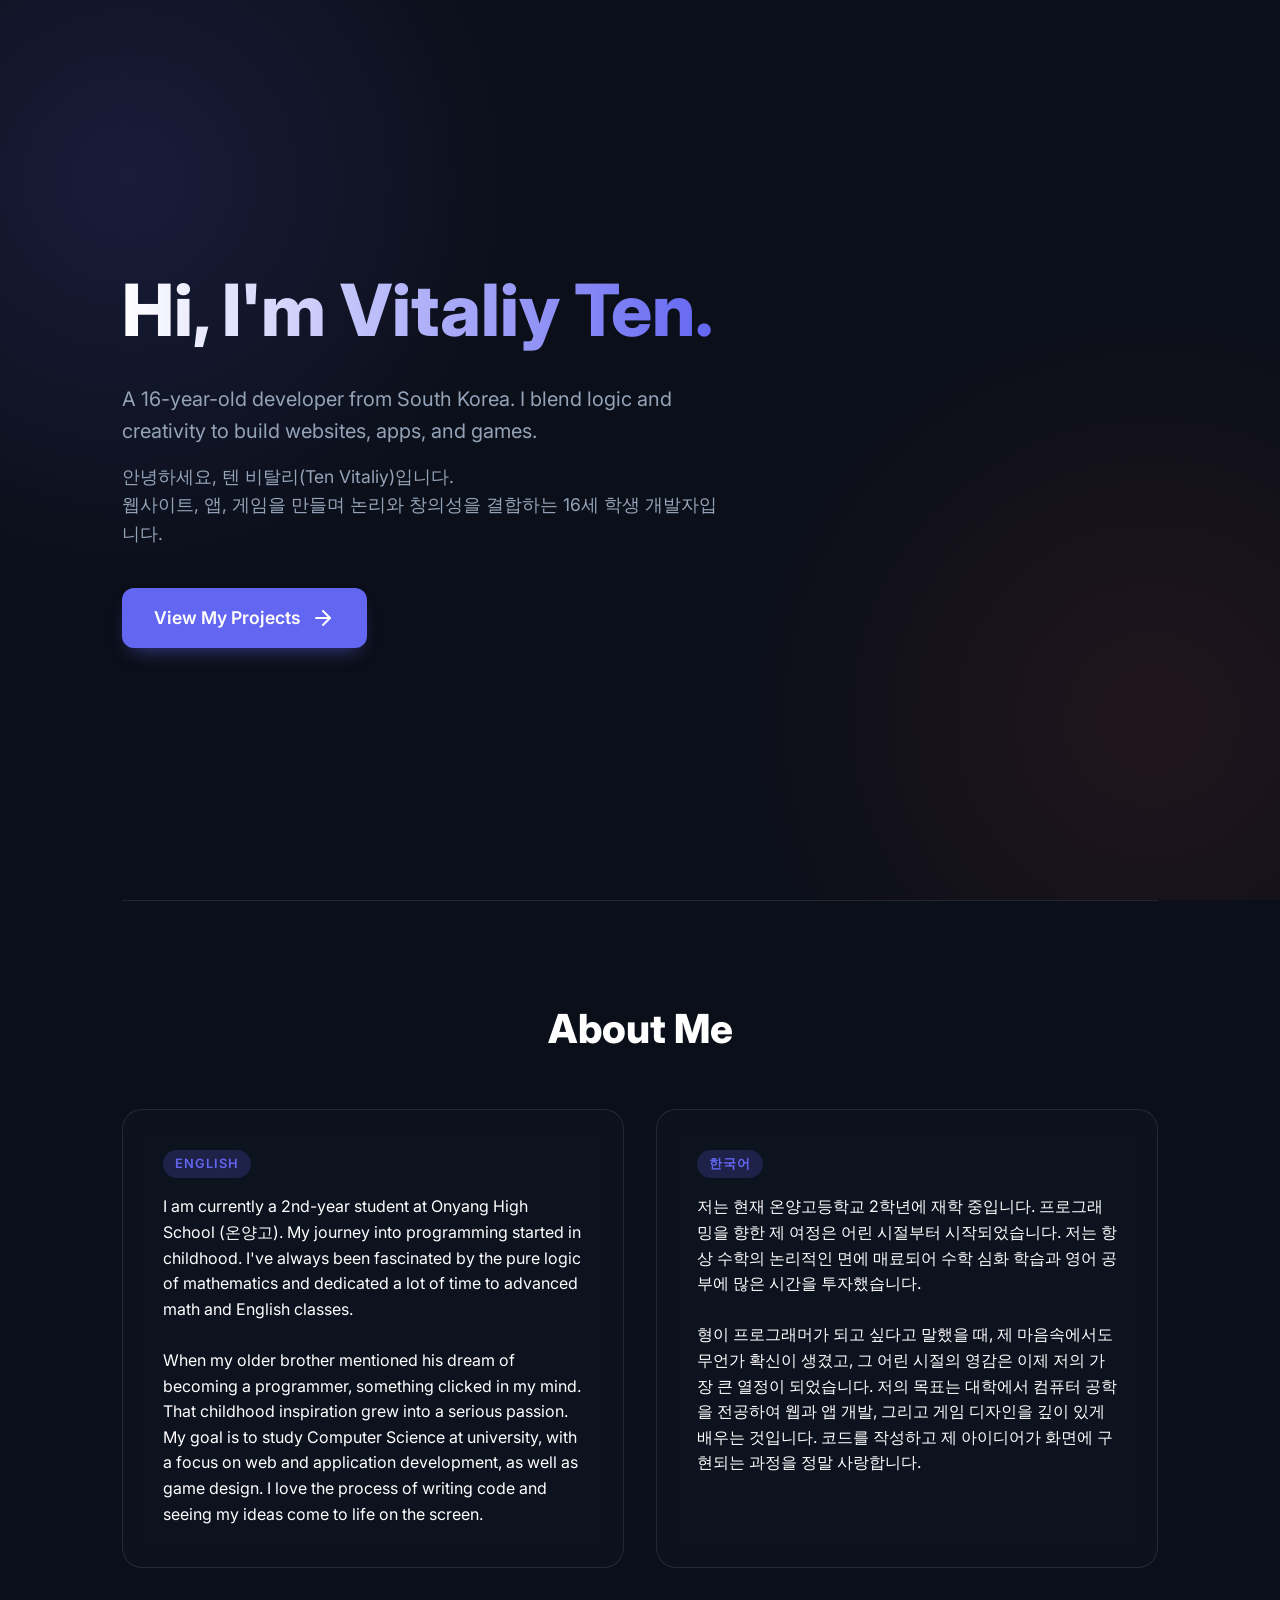
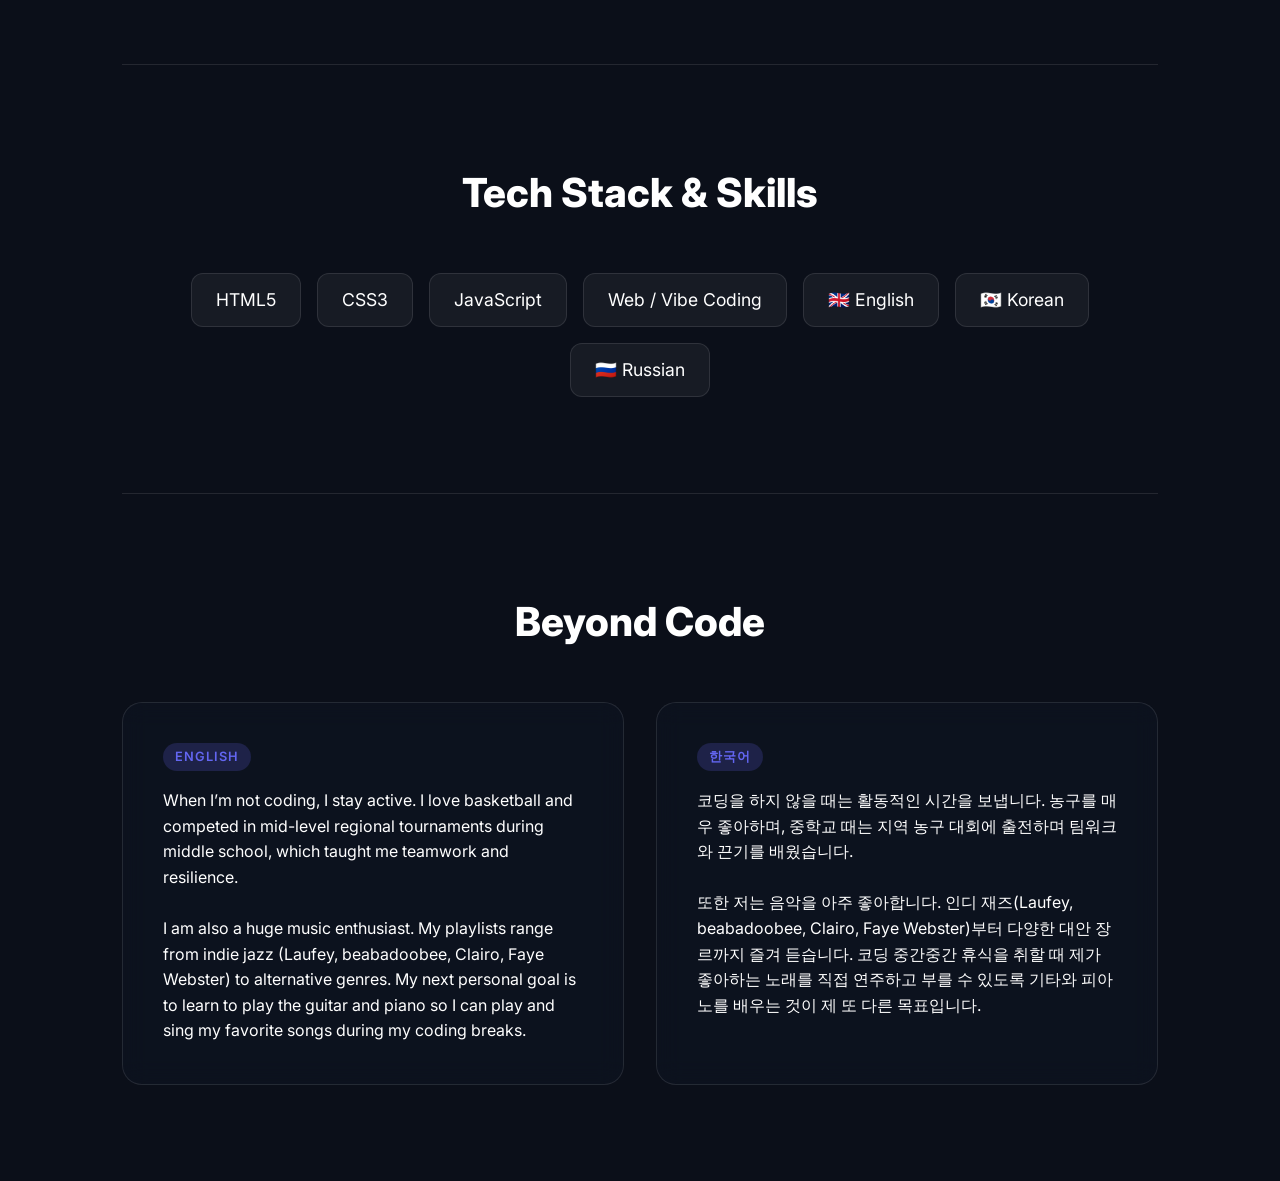
<file: index.html>
<!DOCTYPE html>
<html lang="en">
<head>
    <meta charset="UTF-8">
    <meta name="viewport" content="width=device-width, initial-scale=1.0">
    <title>Vitaliy Ten | Portfolio</title>
    <link href="https://fonts.googleapis.com/css2?family=Inter:wght@300;400;600;800&display=swap" rel="stylesheet">
    <style>
        :root {
            --bg-color: #0b0f19;
            --primary: #6366f1;
            --primary-hover: #4f46e5;
            --text-main: #ffffff;
            --text-muted: #94a3b8;
            --card-bg: rgba(17, 24, 39, 0.4);
            --card-border: rgba(255, 255, 255, 0.1);
        }

        * {
            margin: 0;
            padding: 0;
            box-sizing: border-box;
        }

        body {
            font-family: 'Inter', sans-serif;
            background-color: var(--bg-color);
            color: var(--text-main);
            line-height: 1.6;
            background-image: 
                radial-gradient(circle at 10% 20%, rgba(99, 102, 241, 0.15), transparent 30%),
                radial-gradient(circle at 90% 80%, rgba(231, 76, 60, 0.1), transparent 30%);
            background-attachment: fixed;
        }

        .container {
            max-width: 1100px;
            margin: 0 auto;
            padding: 0 2rem;
        }

        /* --- 1. HERO SECTION --- */
        .hero {
            min-height: 100vh;
            display: flex;
            flex-direction: column;
            justify-content: center;
            align-items: flex-start;
            position: relative;
        }

        .hero h1 {
            font-size: 4.5rem;
            font-weight: 800;
            margin-bottom: 1rem;
            background: linear-gradient(to right, #ffffff, var(--primary));
            -webkit-background-clip: text;
            -webkit-text-fill-color: transparent;
        }

        .hero-text {
            font-size: 1.25rem;
            color: var(--text-muted);
            max-width: 600px;
            margin-bottom: 1rem;
        }

        .hero-text.korean {
            font-size: 1.1rem;
            margin-bottom: 2.5rem;
        }

        /* Кнопка перехода на проекты прямо на главном экране */
        .btn-projects {
            display: inline-flex;
            align-items: center;
            padding: 16px 32px;
            background: var(--primary);
            color: white;
            text-decoration: none;
            border-radius: 12px;
            font-size: 1.1rem;
            font-weight: 600;
            transition: all 0.3s ease;
            box-shadow: 0 10px 20px -10px rgba(99, 102, 241, 0.6);
        }

        .btn-projects:hover {
            transform: translateY(-3px);
            background: var(--primary-hover);
            box-shadow: 0 15px 25px -10px rgba(99, 102, 241, 0.8);
        }

        .btn-projects svg {
            margin-left: 10px;
            transition: transform 0.3s ease;
        }

        .btn-projects:hover svg {
            transform: translateX(5px);
        }

        /* --- ОБЩИЕ СТИЛИ СЕКЦИЙ --- */
        section {
            padding: 6rem 0;
            border-top: 1px solid var(--card-border);
        }

        h2.section-title {
            font-size: 2.5rem;
            font-weight: 800;
            margin-bottom: 3rem;
            text-align: center;
            color: #fff;
        }

        /* Двухколоночный макет для Английского/Корейского */
        .dual-lang-grid {
            display: grid;
            grid-template-columns: 1fr 1fr;
            gap: 2rem;
        }

        .glass-card {
            background: var(--card-bg);
            border: 1px solid var(--card-border);
            backdrop-filter: blur(12px);
            -webkit-backdrop-filter: blur(12px);
            border-radius: 20px;
            padding: 2.5rem;
            transition: transform 0.3s ease;
        }

        .glass-card:hover {
            transform: translateY(-5px);
            border-color: rgba(99, 102, 241, 0.3);
        }

        .lang-badge {
            display: inline-block;
            padding: 4px 12px;
            background: rgba(99, 102, 241, 0.2);
            color: var(--primary);
            border-radius: 20px;
            font-size: 0.8rem;
            font-weight: 600;
            margin-bottom: 1rem;
            text-transform: uppercase;
            letter-spacing: 1px;
        }

        /* --- НАВЫКИ --- */
        .skills-wrapper {
            display: flex;
            flex-wrap: wrap;
            gap: 1rem;
            justify-content: center;
        }

        .skill-tag {
            padding: 12px 24px;
            background: rgba(255, 255, 255, 0.05);
            border: 1px solid rgba(255, 255, 255, 0.1);
            border-radius: 12px;
            font-size: 1.1rem;
            color: #fff;
            transition: all 0.3s ease;
        }

        .skill-tag:hover {
            background: rgba(99, 102, 241, 0.2);
            border-color: var(--primary);
            transform: scale(1.05);
        }

        @media (max-width: 768px) {
            .hero h1 { font-size: 3rem; }
            .dual-lang-grid { grid-template-columns: 1fr; }
        }
    </style>
</head>
<body>

    <div class="container">
        <!-- 1. ГЛАВНЫЙ ЭКРАН (HERO SECTION) -->
        <header class="hero">
            <h1>Hi, I'm Vitaliy Ten.</h1>
            
            <p class="hero-text">
                A 16-year-old developer from South Korea. I blend logic and creativity to build websites, apps, and games.
            </p>
            <p class="hero-text korean">
                안녕하세요, 텐 비탈리(Ten Vitaliy)입니다.<br>
                웹사이트, 앱, 게임을 만들며 논리와 창의성을 결합하는 16세 학생 개발자입니다.
            </p>

            <!-- ТА САМАЯ КНОПКА ПРЯМО НА ГЛАВНОМ ЭКРАНЕ -->
<a href="projects.html" class="btn-projects">
    View My Projects
    <svg width="24" height="24" viewBox="0 0 24 24" fill="none" stroke="currentColor" stroke-width="2" stroke-linecap="round" stroke-linejoin="round"><line x1="5" y1="12" x2="19" y2="12"></line><polyline points="12 5 19 12 12 19"></polyline></svg>
</a>
        </header>

        <!-- 2. ОБО МНЕ (ABOUT ME) -->
        <section id="about">
            <h2 class="section-title">About Me</h2>
            <div class="dual-lang-grid">
                <!-- English -->
                <div class="glass-card">
                    <span class="lang-badge">English</span>
                    <p>
                        I am currently a 2nd-year student at Onyang High School (온양고). My journey into programming started in childhood. I've always been fascinated by the pure logic of mathematics and dedicated a lot of time to advanced math and English classes. 
                    </p>
                    <br>
                    <p>
                        When my older brother mentioned his dream of becoming a programmer, something clicked in my mind. That childhood inspiration grew into a serious passion. My goal is to study Computer Science at university, with a focus on web and application development, as well as game design. I love the process of writing code and seeing my ideas come to life on the screen.
                    </p>
                </div>
                <!-- Korean -->
                <div class="glass-card">
                    <span class="lang-badge">한국어</span>
                    <p>
                        저는 현재 온양고등학교 2학년에 재학 중입니다. 프로그래밍을 향한 제 여정은 어린 시절부터 시작되었습니다. 저는 항상 수학의 논리적인 면에 매료되어 수학 심화 학습과 영어 공부에 많은 시간을 투자했습니다. 
                    </p>
                    <br>
                    <p>
                        형이 프로그래머가 되고 싶다고 말했을 때, 제 마음속에서도 무언가 확신이 생겼고, 그 어린 시절의 영감은 이제 저의 가장 큰 열정이 되었습니다. 저의 목표는 대학에서 컴퓨터 공학을 전공하여 웹과 앱 개발, 그리고 게임 디자인을 깊이 있게 배우는 것입니다. 코드를 작성하고 제 아이디어가 화면에 구현되는 과정을 정말 사랑합니다.
                    </p>
                </div>
            </div>
        </section>

        <!-- 3. НАВЫКИ (SKILLS) -->
        <section id="skills">
            <h2 class="section-title">Tech Stack & Skills</h2>
            <div class="skills-wrapper">
                <div class="skill-tag">HTML5</div>
                <div class="skill-tag">CSS3</div>
                <div class="skill-tag">JavaScript</div>
                <div class="skill-tag">Web / Vibe Coding</div>
                <div class="skill-tag">🇬🇧 English</div>
                <div class="skill-tag">🇰🇷 Korean</div>
                <div class="skill-tag">🇷🇺 Russian</div>
            </div>
        </section>

        <!-- 4. ЖИЗНЬ ВНЕ КОДА (BEYOND CODE) -->
        <section id="hobbies">
            <h2 class="section-title">Beyond Code</h2>
            <div class="dual-lang-grid">
                <!-- English -->
                <div class="glass-card">
                    <span class="lang-badge">English</span>
                    <p>
                        When I’m not coding, I stay active. I love basketball and competed in mid-level regional tournaments during middle school, which taught me teamwork and resilience.
                    </p>
                    <br>
                    <p>
                        I am also a huge music enthusiast. My playlists range from indie jazz (Laufey, beabadoobee, Clairo, Faye Webster) to alternative genres. My next personal goal is to learn to play the guitar and piano so I can play and sing my favorite songs during my coding breaks.
                    </p>
                </div>
                <!-- Korean -->
                <div class="glass-card">
                    <span class="lang-badge">한국어</span>
                    <p>
                        코딩을 하지 않을 때는 활동적인 시간을 보냅니다. 농구를 매우 좋아하며, 중학교 때는 지역 농구 대회에 출전하며 팀워크와 끈기를 배웠습니다.
                    </p>
                    <br>
                    <p>
                        또한 저는 음악을 아주 좋아합니다. 인디 재즈(Laufey, beabadoobee, Clairo, Faye Webster)부터 다양한 대안 장르까지 즐겨 듣습니다. 코딩 중간중간 휴식을 취할 때 제가 좋아하는 노래를 직접 연주하고 부를 수 있도록 기타와 피아노를 배우는 것이 제 또 다른 목표입니다.
                    </p>
                </div>
            </div>
        </section>

    </div>

</body>
</html>
</file>
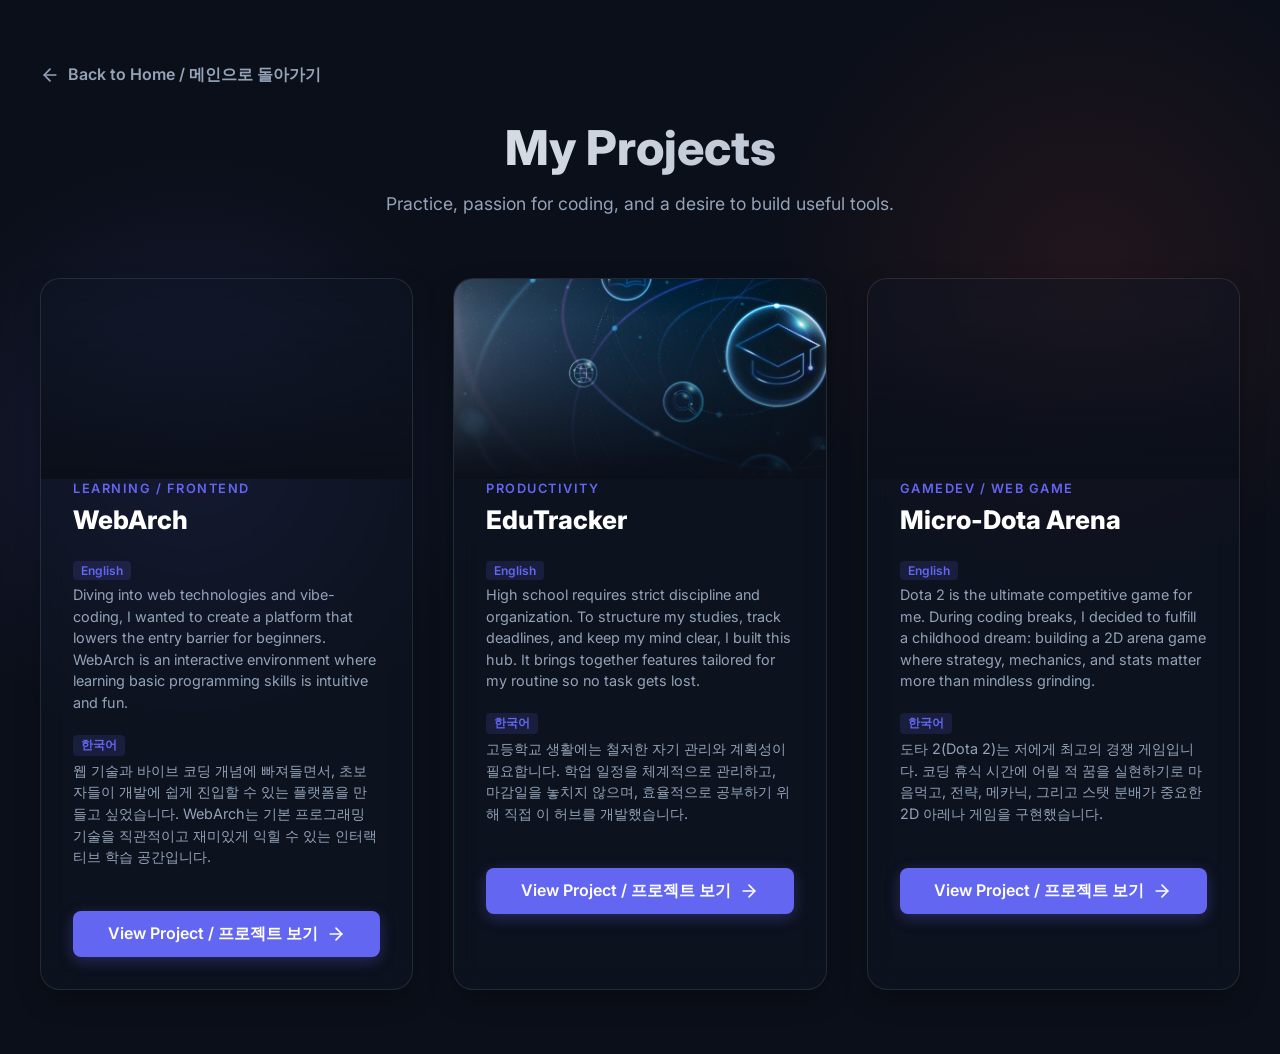
<file: projects.html>
<!DOCTYPE html>
<html lang="en">
<head>
    <meta charset="UTF-8">
    <meta name="viewport" content="width=device-width, initial-scale=1.0">
    <title>Vitaliy Ten | Projects</title>
    <link href="https://fonts.googleapis.com/css2?family=Inter:wght@300;400;600;800&display=swap" rel="stylesheet">
    <style>
        :root {
            --bg-color: #0b0f19;
            --primary: #6366f1;
            --primary-hover: #4f46e5;
            --text-main: #ffffff;
            --text-muted: #94a3b8;
            --card-bg: rgba(17, 24, 39, 0.4);
            --card-border: rgba(255, 255, 255, 0.1);
        }

        * {
            margin: 0;
            padding: 0;
            box-sizing: border-box;
        }

        body {
            font-family: 'Inter', sans-serif;
            background-color: var(--bg-color);
            color: var(--text-main);
            min-height: 100vh;
            background-image: 
                radial-gradient(circle at 15% 50%, rgba(99, 102, 241, 0.15), transparent 25%),
                radial-gradient(circle at 85% 30%, rgba(231, 76, 60, 0.1), transparent 25%);
            background-attachment: fixed;
            padding: 4rem 2rem;
        }

        .projects-section {
            max-width: 1200px;
            width: 100%;
            margin: 0 auto;
        }

        .section-header {
            text-align: center;
            margin-bottom: 4rem;
        }

        .section-header h2 {
            font-size: 3rem;
            font-weight: 800;
            background: linear-gradient(to right, #fff, var(--text-muted));
            -webkit-background-clip: text;
            -webkit-text-fill-color: transparent;
            margin-bottom: 1rem;
        }

        .section-header p {
            font-size: 1.1rem;
            color: var(--text-muted);
            max-width: 600px;
            margin: 0 auto;
        }

        /* Кнопка возврата на главную */
        .back-home {
            display: inline-flex;
            align-items: center;
            color: var(--text-muted);
            text-decoration: none;
            font-weight: 600;
            margin-bottom: 2rem;
            transition: color 0.3s ease;
        }

        .back-home:hover {
            color: var(--text-main);
        }

        .back-home svg {
            margin-right: 8px;
            transition: transform 0.3s ease;
        }

        .back-home:hover svg {
            transform: translateX(-4px);
        }

        .projects-grid {
            display: grid;
            grid-template-columns: repeat(auto-fit, minmax(350px, 1fr));
            gap: 2.5rem;
        }

        /* Дизайн карточки проекта */
        .project-card {
            position: relative;
            border-radius: 20px;
            overflow: hidden;
            background: var(--card-bg);
            border: 1px solid var(--card-border);
            backdrop-filter: blur(12px);
            -webkit-backdrop-filter: blur(12px);
            transition: all 0.4s cubic-bezier(0.175, 0.885, 0.32, 1.275);
            display: flex;
            flex-direction: column;
            box-shadow: 0 10px 30px -10px rgba(0,0,0,0.5);
        }

        .project-card:hover {
            transform: translateY(-10px);
            border-color: rgba(99, 102, 241, 0.5);
            box-shadow: 0 20px 40px -10px rgba(99, 102, 241, 0.3);
        }

        .card-image {
            width: 100%;
            height: 200px;
            background-size: cover;
            background-position: center;
            position: relative;
        }

        .card-image::after {
            content: '';
            position: absolute;
            bottom: 0; left: 0; right: 0; top: 0;
            background: linear-gradient(to bottom, transparent 20%, #0b0f19 100%);
        }

        .card-content {
            padding: 2rem;
            display: flex;
            flex-direction: column;
            flex-grow: 1;
            position: relative;
            z-index: 2;
            margin-top: -30px;
        }

        .project-category {
            font-size: 0.8rem;
            text-transform: uppercase;
            letter-spacing: 1.5px;
            color: var(--primary);
            font-weight: 600;
            margin-bottom: 0.5rem;
        }

        .project-title {
            font-size: 1.6rem;
            font-weight: 800;
            margin-bottom: 1.5rem;
            color: var(--text-main);
        }

        /* Блоки с языками внутри карточки */
        .lang-block {
            margin-bottom: 1.2rem;
        }

        .lang-badge-small {
            display: inline-block;
            font-size: 0.75rem;
            font-weight: 600;
            color: var(--primary);
            background: rgba(99, 102, 241, 0.15);
            padding: 2px 8px;
            border-radius: 4px;
            margin-bottom: 4px;
        }

        .project-desc {
            font-size: 0.9rem;
            color: var(--text-muted);
            line-height: 1.5;
        }

        .project-link {
            display: inline-flex;
            align-items: center;
            justify-content: center;
            padding: 12px 24px;
            background: var(--primary);
            color: white;
            text-decoration: none;
            border-radius: 8px;
            font-weight: 600;
            transition: all 0.3s ease;
            text-align: center;
            margin-top: 1.5rem;
            box-shadow: 0 4px 15px rgba(99, 102, 241, 0.3);
        }

        .project-link:hover {
            background: var(--primary-hover);
            transform: translateY(-2px);
            box-shadow: 0 6px 20px rgba(99, 102, 241, 0.5);
        }

        .project-link svg {
            margin-left: 8px;
            transition: transform 0.3s ease;
        }

        .project-link:hover svg {
            transform: translateX(4px);
        }

        @media (max-width: 768px) {
            .section-header h2 { font-size: 2.2rem; }
            .projects-grid { grid-template-columns: 1fr; }
        }
    </style>
</head>
<body>

    <section class="projects-section">
        <!-- Ссылка назад на главную -->
        <a href="index.html" class="back-home">
            <svg width="20" height="20" viewBox="0 0 24 24" fill="none" stroke="currentColor" stroke-width="2" stroke-linecap="round" stroke-linejoin="round"><line x1="19" y1="12" x2="5" y2="12"></line><polyline points="12 19 5 12 12 5"></polyline></svg>
            Back to Home / 메인으로 돌아가기
        </a>

        <div class="section-header">
            <h2>My Projects</h2>
            <p>Practice, passion for coding, and a desire to build useful tools.</p>
        </div>

        <div class="projects-grid">
            
            <!-- ПРОЕКТ 1: WebArch -->
            <div class="project-card">
                <div class="card-image" style="background-image: url('https://images.unsplash.com/photo-1555066931-4365d14bab8c?ixlib=rb-4.0.3&auto=format&fit=crop&w=800&q=80');"></div>
                <div class="card-content">
                    <span class="project-category">Learning / Frontend</span>
                    <h3 class="project-title">WebArch</h3>
                    
                    <!-- Английский текст -->
                    <div class="lang-block">
                        <span class="lang-badge-small">English</span>
                        <p class="project-desc">
                            Diving into web technologies and vibe-coding, I wanted to create a platform that lowers the entry barrier for beginners. WebArch is an interactive environment where learning basic programming skills is intuitive and fun.
                        </p>
                    </div>

                    <!-- Корейский текст -->
                    <div class="lang-block">
                        <span class="lang-badge-small">한국어</span>
                        <p class="project-desc">
                            웹 기술과 바이브 코딩 개념에 빠져들면서, 초보자들이 개발에 쉽게 진입할 수 있는 플랫폼을 만들고 싶었습니다. WebArch는 기본 프로그래밍 기술을 직관적이고 재미있게 익힐 수 있는 인터랙티브 학습 공간입니다.
                        </p>
                    </div>

                    <!-- ⚠️ МЕСТО ДЛЯ ТВОЕЙ ССЫЛКИ НА WEBARCH -->
                    <!-- Замени "webarch.html" или "#" на путь к твоему сайту WebArch -->
                    <a href="WebArch.html" class="project-link" target="_blank">
                        View Project / 프로젝트 보기
                        <svg width="20" height="20" viewBox="0 0 24 24" fill="none" stroke="currentColor" stroke-width="2" stroke-linecap="round" stroke-linejoin="round"><line x1="5" y1="12" x2="19" y2="12"></line><polyline points="12 5 19 12 12 19"></polyline></svg>
                    </a>
                </div>
            </div>

            <!-- ПРОЕКТ 2: EduTracker (Сайт для учебы) -->
            <div class="project-card">
                <div class="card-image" style="background-image: url('ed.jpg');"></div>
                <div class="card-content">
                    <span class="project-category">Productivity</span>
                    <h3 class="project-title">EduTracker</h3>
                    
                    <!-- Английский текст -->
                    <div class="lang-block">
                        <span class="lang-badge-small">English</span>
                        <p class="project-desc">
                            High school requires strict discipline and organization. To structure my studies, track deadlines, and keep my mind clear, I built this hub. It brings together features tailored for my routine so no task gets lost.
                        </p>
                    </div>

                    <!-- Корейский текст -->
                    <div class="lang-block">
                        <span class="lang-badge-small">한국어</span>
                        <p class="project-desc">
                            고등학교 생활에는 철저한 자기 관리와 계획성이 필요합니다. 학업 일정을 체계적으로 관리하고, 마감일을 놓치지 않으며, 효율적으로 공부하기 위해 직접 이 허브를 개발했습니다.
                        </p>
                    </div>

                    <!-- ИСПРАВЛЕННАЯ ССЫЛКА НА ТВОЙ САЙТ -->
                    <a href="study.html" class="project-link" target="_blank">
                        View Project / 프로젝트 보기
                        <svg width="20" height="20" viewBox="0 0 24 24" fill="none" stroke="currentColor" stroke-width="2" stroke-linecap="round" stroke-linejoin="round"><line x1="5" y1="12" x2="19" y2="12"></line><polyline points="12 5 19 12 12 19"></polyline></svg>
                    </a>
                </div>
            </div>
            <!-- ПРОЕКТ 3: Micro-Dota Arena -->
            <div class="project-card">
                <div class="card-image" style="background-image: url('https://images.unsplash.com/photo-1542751371-adc38448a05e?ixlib=rb-4.0.3&auto=format&fit=crop&w=800&q=80');"></div>
                <div class="card-content">
                    <span class="project-category">Gamedev / Web Game</span>
                    <h3 class="project-title">Micro-Dota Arena</h3>
                    
                    <!-- Английский текст -->
                    <div class="lang-block">
                        <span class="lang-badge-small">English</span>
                        <p class="project-desc">
                            Dota 2 is the ultimate competitive game for me. During coding breaks, I decided to fulfill a childhood dream: building a 2D arena game where strategy, mechanics, and stats matter more than mindless grinding.
                        </p>
                    </div>

                    <!-- Корейский текст -->
                    <div class="lang-block">
                        <span class="lang-badge-small">한국어</span>
                        <p class="project-desc">
                            도타 2(Dota 2)는 저에게 최고의 경쟁 게임입니다. 코딩 휴식 시간에 어릴 적 꿈을 실현하기로 마음먹고, 전략, 메카닉, 그리고 스탯 분배가 중요한 2D 아레나 게임을 구현했습니다.
                        </p>
                    </div>

                    <!-- ⚠️ МЕСТО ДЛЯ ТВОЕЙ ССЫЛКИ НА ИГРУ -->
                    <!-- Замени "dota.html" или "#" на путь к твоему файлу игры -->
                    <a href="micro-dota_2 (2).html" class="project-link" target="_blank">
                        View Project / 프로젝트 보기
                        <svg width="20" height="20" viewBox="0 0 24 24" fill="none" stroke="currentColor" stroke-width="2" stroke-linecap="round" stroke-linejoin="round"><line x1="5" y1="12" x2="19" y2="12"></line><polyline points="12 5 19 12 12 19"></polyline></svg>
                    </a>
                </div>
            </div>

        </div>
    </section>

</body>
</html>
</file>
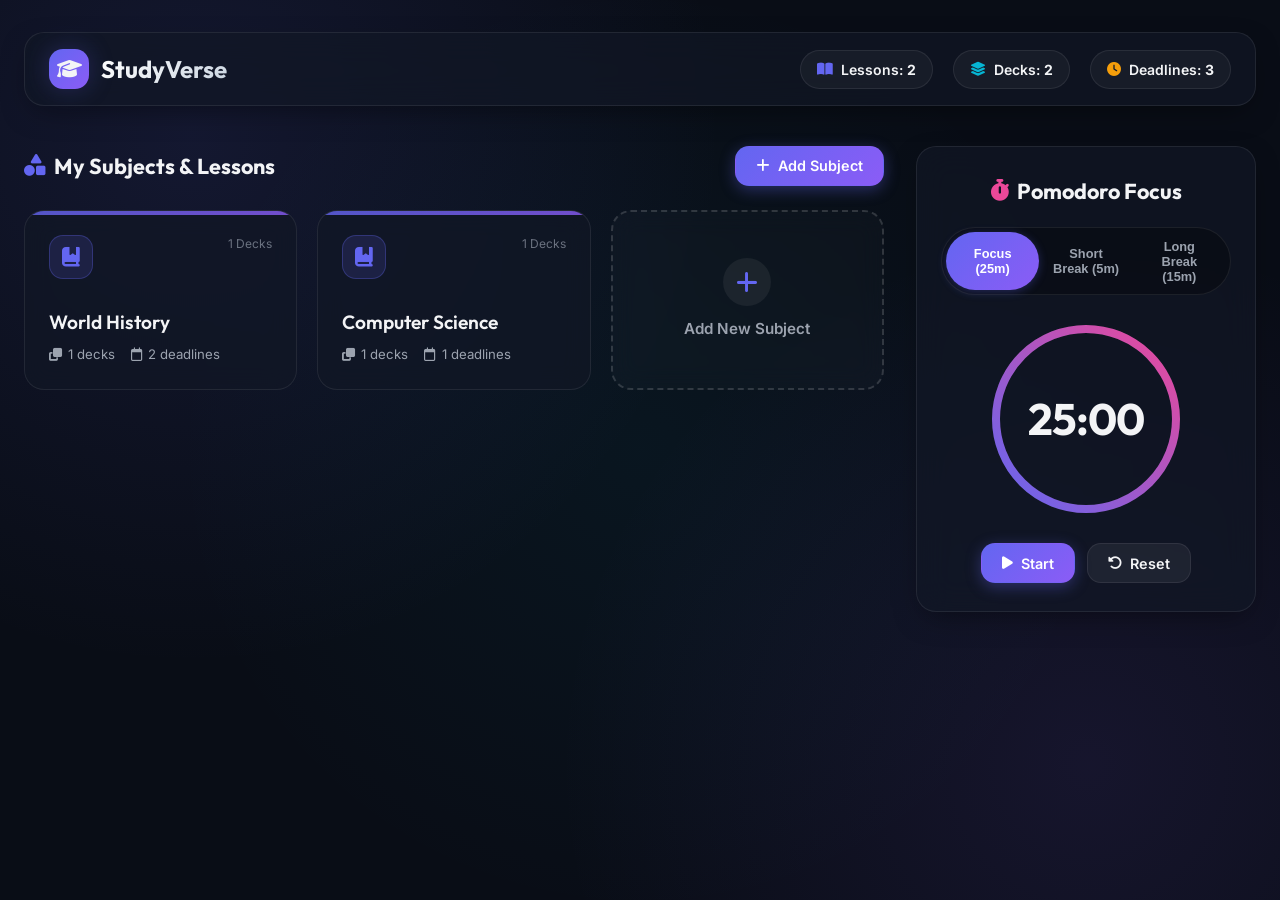
<file: study.html>
<!DOCTYPE html>
<html lang="en">
<head>
  <meta charset="UTF-8">
  <meta name="viewport" content="width=device-width, initial-scale=1.0">
  <title>StudyVerse - Personal Study Assistant & Flashcards</title>
  <meta name="description" content="A powerful personal study assistant featuring lesson tracking, Pomodoro timer, deadlines calendar, and interactive 3D flashcards.">
  <link rel="stylesheet" href="styles.css">
  <!-- FontAwesome Icons for rich UI -->
  <link rel="stylesheet" href="https://cdnjs.cloudflare.com/ajax/libs/font-awesome/6.4.0/css/all.min.css">
</head>
<body>
  <div class="app-container">
    <!-- Navigation Header -->
    <header class="main-header">
      <div class="logo-group" id="btnLogoHome">
        <div class="logo-icon">
          <i class="fa-solid fa-graduation-cap"></i>
        </div>
        <h1 class="logo-title">StudyVerse</h1>
      </div>
      
      <div class="header-stats">
        <div class="stat-pill">
          <i class="fa-solid fa-book-open" style="color: var(--primary);"></i>
          <span>Lessons: <strong id="statLessonsCount">0</strong></span>
        </div>
        <div class="stat-pill">
          <i class="fa-solid fa-layer-group" style="color: var(--accent-cyan);"></i>
          <span>Decks: <strong id="statDecksCount">0</strong></span>
        </div>
        <div class="stat-pill">
          <i class="fa-solid fa-clock" style="color: var(--accent-amber);"></i>
          <span>Deadlines: <strong id="statDeadlinesCount">0</strong></span>
        </div>
      </div>
    </header>

    <!-- Main Dashboard View -->
    <main id="dashboardView" class="view-section active">
      <div class="dashboard-grid">
        <!-- Lessons Section -->
        <section class="lessons-container">
          <div class="section-header">
            <h2 class="section-title">
              <i class="fa-solid fa-shapes" style="color: var(--primary);"></i>
              My Subjects & Lessons
            </h2>
            <button class="btn btn-primary" id="btnOpenAddLessonModal">
              <i class="fa-solid fa-plus"></i> Add Subject
            </button>
          </div>
          
          <div class="lessons-grid" id="lessonsGrid">
            <!-- Dynamic lesson cards render here -->
          </div>
        </section>

        <!-- Pomodoro Timer Widget -->
        <aside class="pomodoro-sidebar">
          <div class="pomodoro-card">
            <h3 class="section-title" style="margin-bottom: 1.25rem; justify-content: center;">
              <i class="fa-solid fa-stopwatch" style="color: var(--accent-pink);"></i>
              Pomodoro Focus
            </h3>
            
            <div class="pomo-mode-selector">
              <button class="pomo-mode-btn active" data-mode="work">Focus (25m)</button>
              <button class="pomo-mode-btn" data-mode="shortBreak">Short Break (5m)</button>
              <button class="pomo-mode-btn" data-mode="longBreak">Long Break (15m)</button>
            </div>

            <div class="timer-display-container">
              <svg class="timer-svg" viewBox="0 0 200 200">
                <defs>
                  <linearGradient id="timerGradient" x1="0%" y1="0%" x2="100%" y2="100%">
                    <stop offset="0%" stop-color="#6366f1" />
                    <stop offset="100%" stop-color="#ec4899" />
                  </linearGradient>
                </defs>
                <circle class="timer-circle-bg" cx="100" cy="100" r="90" />
                <circle class="timer-circle-progress" id="timerProgress" cx="100" cy="100" r="90" />
              </svg>
              <div class="timer-time-text" id="timerDisplay">25:00</div>
            </div>

            <div class="timer-controls">
              <button class="btn btn-primary" id="btnTimerStartPause">
                <i class="fa-solid fa-play" id="iconTimerState"></i> <span id="textTimerState">Start</span>
              </button>
              <button class="btn btn-secondary" id="btnTimerReset">
                <i class="fa-solid fa-rotate-left"></i> Reset
              </button>
            </div>
          </div>
        </aside>
      </div>
    </main>

    <!-- Lesson Detail View -->
    <section id="lessonView" class="view-section">
      <div class="back-bar">
        <button class="btn btn-secondary" id="btnBackToDashboard">
          <i class="fa-solid fa-arrow-left"></i> Back to Subjects
        </button>
        <button class="btn btn-danger" id="btnDeleteLesson">
          <i class="fa-solid fa-trash"></i> Delete Subject
        </button>
      </div>

      <div class="lesson-header-banner">
        <div>
          <h2 class="lesson-detail-title" id="currentLessonTitle">Subject Name</h2>
          <p class="lesson-subhead" id="currentLessonMeta">0 Flashcard Decks • 0 Upcoming Deadlines</p>
        </div>
        <button class="btn btn-primary" id="btnOpenCreateDeckModal">
          <i class="fa-solid fa-plus"></i> New Flashcard Deck
        </button>
      </div>

      <div class="lesson-view-grid">
        <!-- Deadlines Panel -->
        <aside class="panel">
          <h3 class="panel-title">
            <span><i class="fa-regular fa-calendar-check" style="color: var(--accent-amber);"></i> Deadlines & Exam Dates</span>
          </h3>

          <form id="formAddDeadline" class="deadline-form">
            <input type="text" id="inputDeadlineTitle" class="form-input" placeholder="e.g. Midterm Exam, Essay Due" required>
            <input type="date" id="inputDeadlineDate" class="form-input" required>
            <button type="submit" class="btn btn-secondary" style="width: 100%;">
              <i class="fa-solid fa-calendar-plus"></i> Save Deadline
            </button>
          </form>

          <div class="deadline-list" id="deadlineList">
            <!-- Dynamic deadlines -->
          </div>
        </aside>

        <!-- Flashcard Decks List -->
        <main class="panel">
          <h3 class="panel-title">
            <span><i class="fa-solid fa-clone" style="color: var(--primary);"></i> Flashcard Decks</span>
          </h3>
          <div class="decks-grid" id="decksGrid">
            <!-- Dynamic decks cards -->
          </div>
        </main>
      </div>
    </section>
  </div>

  <!-- Study Overlay (3D Card Review Mode) -->
  <div class="study-overlay" id="studyOverlay">
    <div class="study-header">
      <div class="study-title-group">
        <h3 id="studyDeckTitle">Deck Title</h3>
        <div class="study-progress-bar">
          <div class="study-progress-fill" id="studyProgressFill"></div>
        </div>
      </div>
      <button class="btn btn-secondary btn-icon-only" id="btnCloseStudy">
        <i class="fa-solid fa-xmark"></i>
      </button>
    </div>

    <div class="study-body">
      <div class="flashcard-3d-scene" id="flashcardScene">
        <div class="flashcard-inner">
          <!-- Front Face -->
          <div class="flashcard-face flashcard-front">
            <span class="flashcard-face-tag">Question / Front</span>
            <p class="flashcard-text" id="flashcardFrontText">Question prompt goes here</p>
            <span class="flashcard-hint"><i class="fa-solid fa-hand-pointer"></i> Click card or press Space to flip</span>
          </div>
          <!-- Back Face -->
          <div class="flashcard-face flashcard-back">
            <span class="flashcard-face-tag" style="background: rgba(99, 102, 241, 0.2); color: #a5b4fc;">Answer / Back</span>
            <p class="flashcard-text" id="flashcardBackText">Answer content goes here</p>
            <span class="flashcard-hint"><i class="fa-solid fa-rotate-left"></i> Click card or press Space to flip</span>
          </div>
        </div>
      </div>

      <div class="study-controls">
        <button class="btn btn-secondary" id="btnStudyPrev">
          <i class="fa-solid fa-chevron-left"></i> Previous
        </button>
        <button class="btn btn-primary" id="btnStudyFlip">
          <i class="fa-solid fa-arrows-rotate"></i> Flip Card
        </button>
        <button class="btn btn-secondary" id="btnStudyNext">
          Next <i class="fa-solid fa-chevron-right"></i>
        </button>
      </div>
      <div style="margin-top: 1rem; color: var(--text-muted); font-size: 0.85rem;" id="studyCounterText">
        Card 1 of 10
      </div>
    </div>
  </div>

  <!-- Modal: Add Lesson -->
  <div class="modal-backdrop" id="modalAddLesson">
    <div class="modal-content">
      <div class="modal-header">
        <h3 class="modal-title">Add New Subject</h3>
        <button class="modal-close" data-close-modal="modalAddLesson">&times;</button>
      </div>
      <form id="formAddLesson">
        <div style="margin-bottom: 1rem;">
          <label style="display: block; font-size: 0.85rem; color: var(--text-muted); margin-bottom: 0.5rem;">Subject / Lesson Name</label>
          <input type="text" id="inputLessonName" class="form-input" placeholder="e.g. World History, Calculus II, Organic Chemistry" required>
        </div>
        <div class="modal-footer">
          <button type="button" class="btn btn-secondary" data-close-modal="modalAddLesson">Cancel</button>
          <button type="submit" class="btn btn-primary">Create Subject</button>
        </div>
      </form>
    </div>
  </div>

  <!-- Modal: Create Deck -->
  <div class="modal-backdrop" id="modalCreateDeck">
    <div class="modal-content">
      <div class="modal-header">
        <h3 class="modal-title">Create Flashcard Deck</h3>
        <button class="modal-close" data-close-modal="modalCreateDeck">&times;</button>
      </div>
      <form id="formCreateDeck">
        <div style="margin-bottom: 1rem;">
          <label style="display: block; font-size: 0.85rem; color: var(--text-muted); margin-bottom: 0.5rem;">Deck Name</label>
          <input type="text" id="inputDeckName" class="form-input" placeholder="e.g. Chapter 1 Vocabulary, Formulas & Rules" required>
        </div>
        <div class="modal-footer">
          <button type="button" class="btn btn-secondary" data-close-modal="modalCreateDeck">Cancel</button>
          <button type="submit" class="btn btn-primary">Create Deck</button>
        </div>
      </form>
    </div>
  </div>

  <!-- Modal: Manage Deck Cards -->
  <div class="modal-backdrop" id="modalManageCards">
    <div class="modal-content" style="max-width: 620px;">
      <div class="modal-header">
        <h3 class="modal-title" id="manageCardsDeckTitle">Manage Cards</h3>
        <button class="modal-close" data-close-modal="modalManageCards">&times;</button>
      </div>

      <!-- Add New Card Form -->
      <form id="formAddCard" style="background: rgba(0, 0, 0, 0.2); padding: 1rem; border-radius: var(--radius-md); border: 1px solid var(--border-color); margin-bottom: 1.25rem;">
        <h4 style="font-size: 0.9rem; margin-bottom: 0.75rem; color: var(--primary);">Add New Flashcard</h4>
        <div style="display: grid; grid-template-columns: 1fr 1fr; gap: 0.75rem; margin-bottom: 0.75rem;">
          <input type="text" id="inputCardFront" class="form-input" placeholder="Front (Question/Term)" required>
          <input type="text" id="inputCardBack" class="form-input" placeholder="Back (Answer/Definition)" required>
        </div>
        <button type="submit" class="btn btn-primary" style="width: 100%;">
          <i class="fa-solid fa-plus"></i> Add Flashcard
        </button>
      </form>

      <!-- Existing Cards List -->
      <h4 style="font-size: 0.9rem; margin-bottom: 0.5rem; color: var(--text-muted);">Cards in Deck</h4>
      <div class="cards-modal-list" id="cardsModalList">
        <!-- Dynamic card rows -->
      </div>

      <div class="modal-footer">
        <button type="button" class="btn btn-secondary" data-close-modal="modalManageCards">Done</button>
      </div>
    </div>
  </div>

  <script src="app.js"></script>
</body>
</html>
</file>
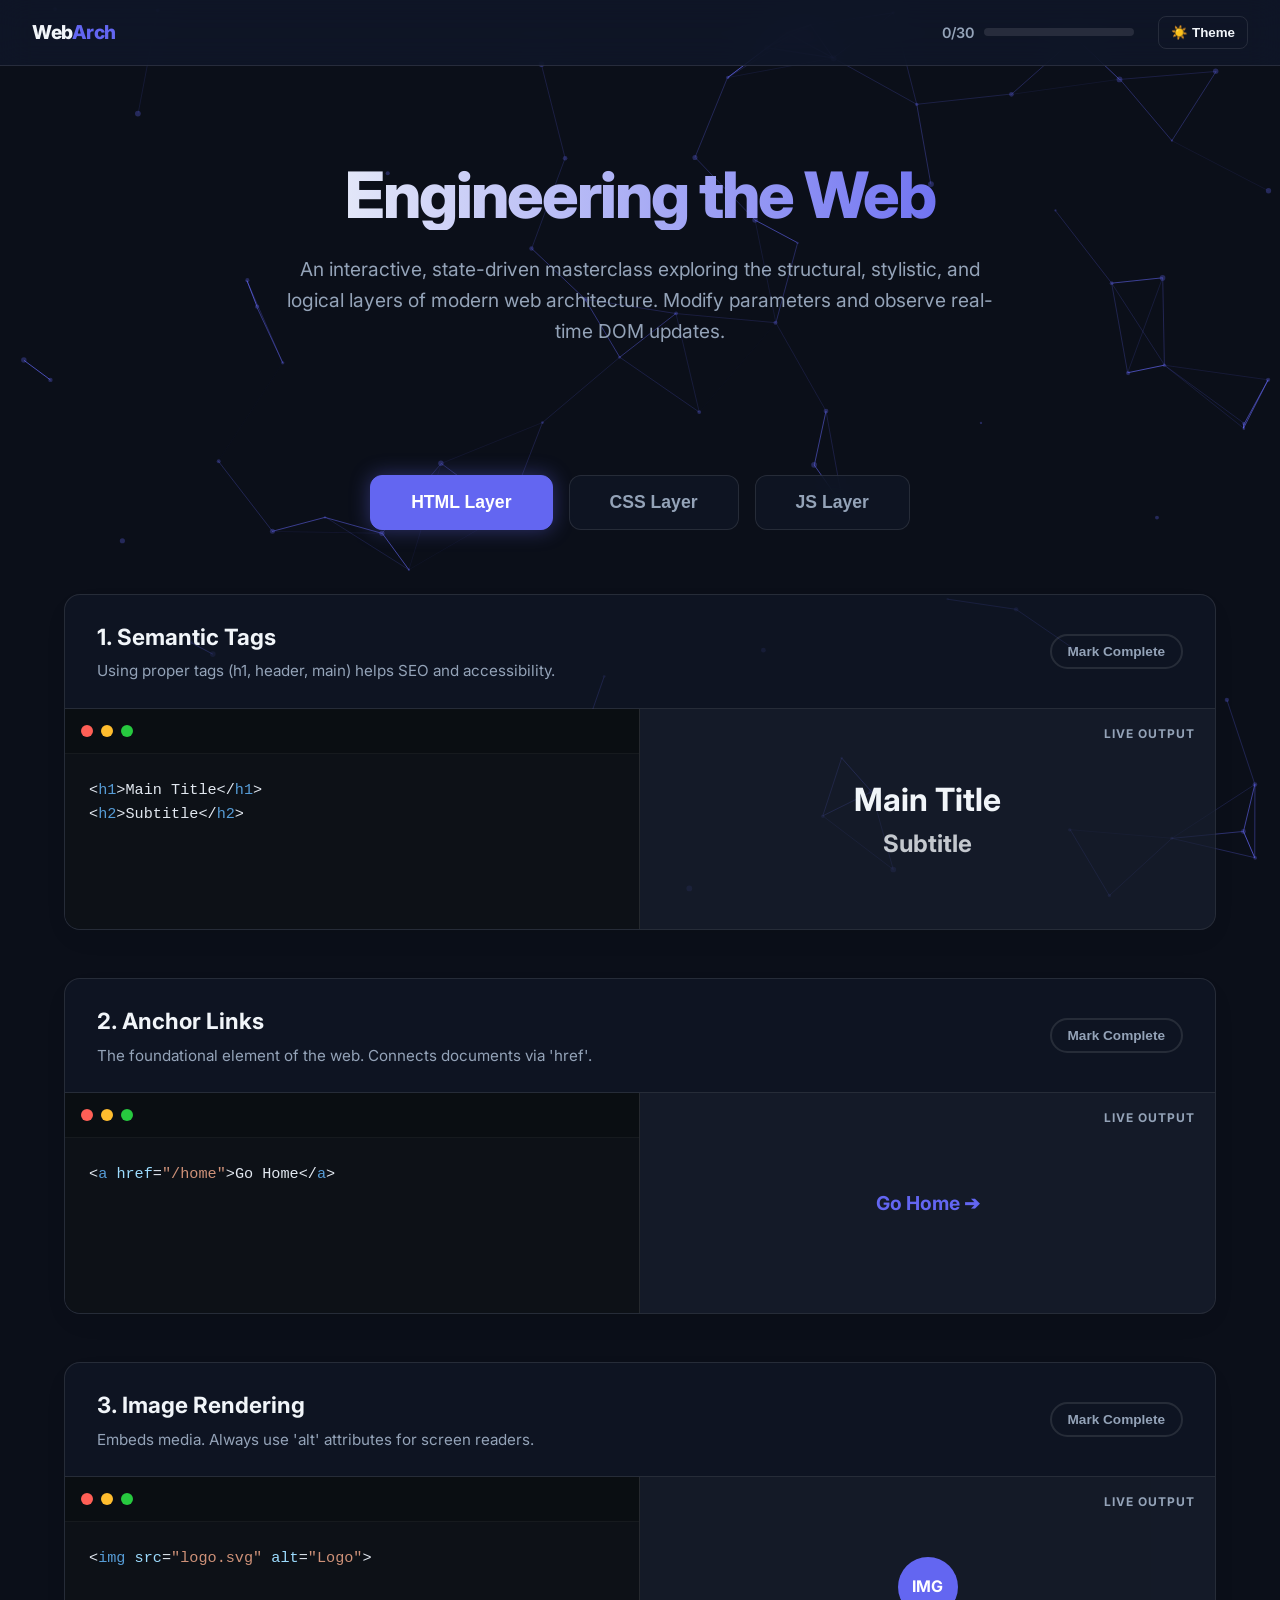
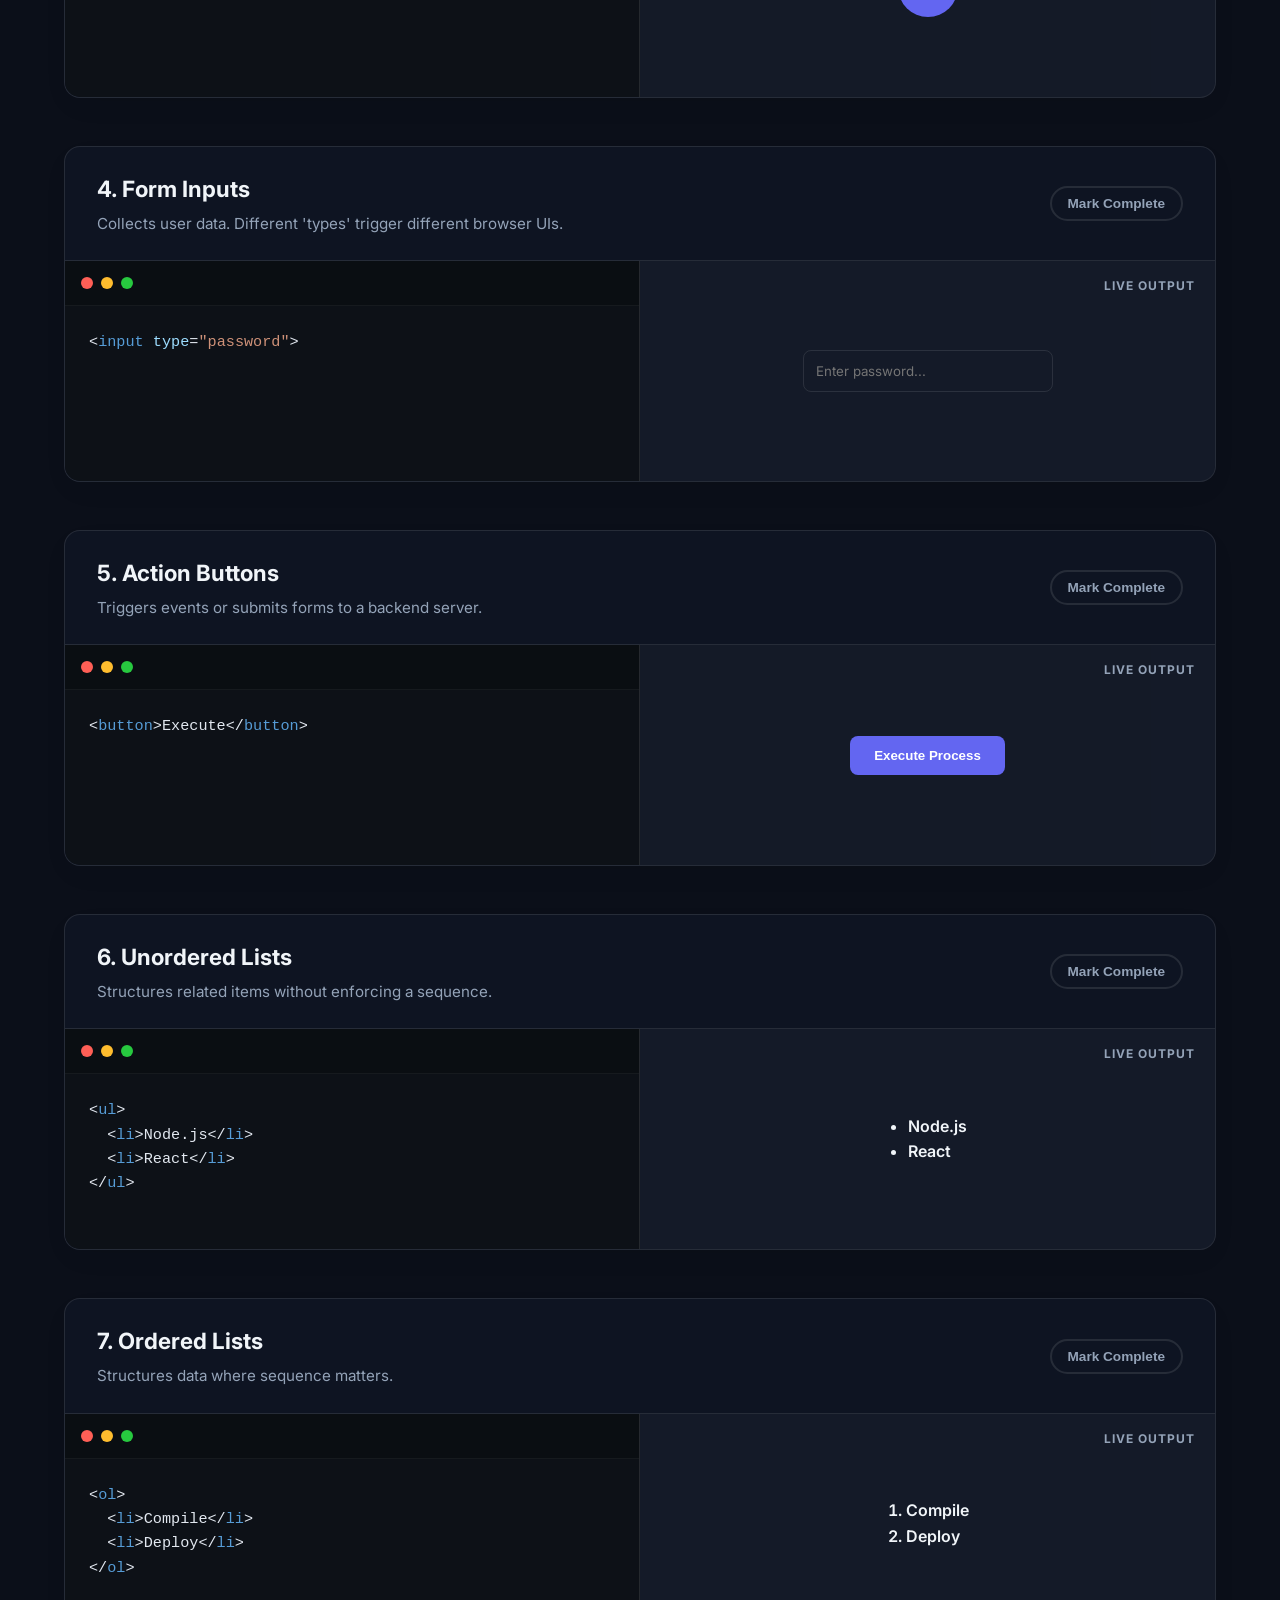
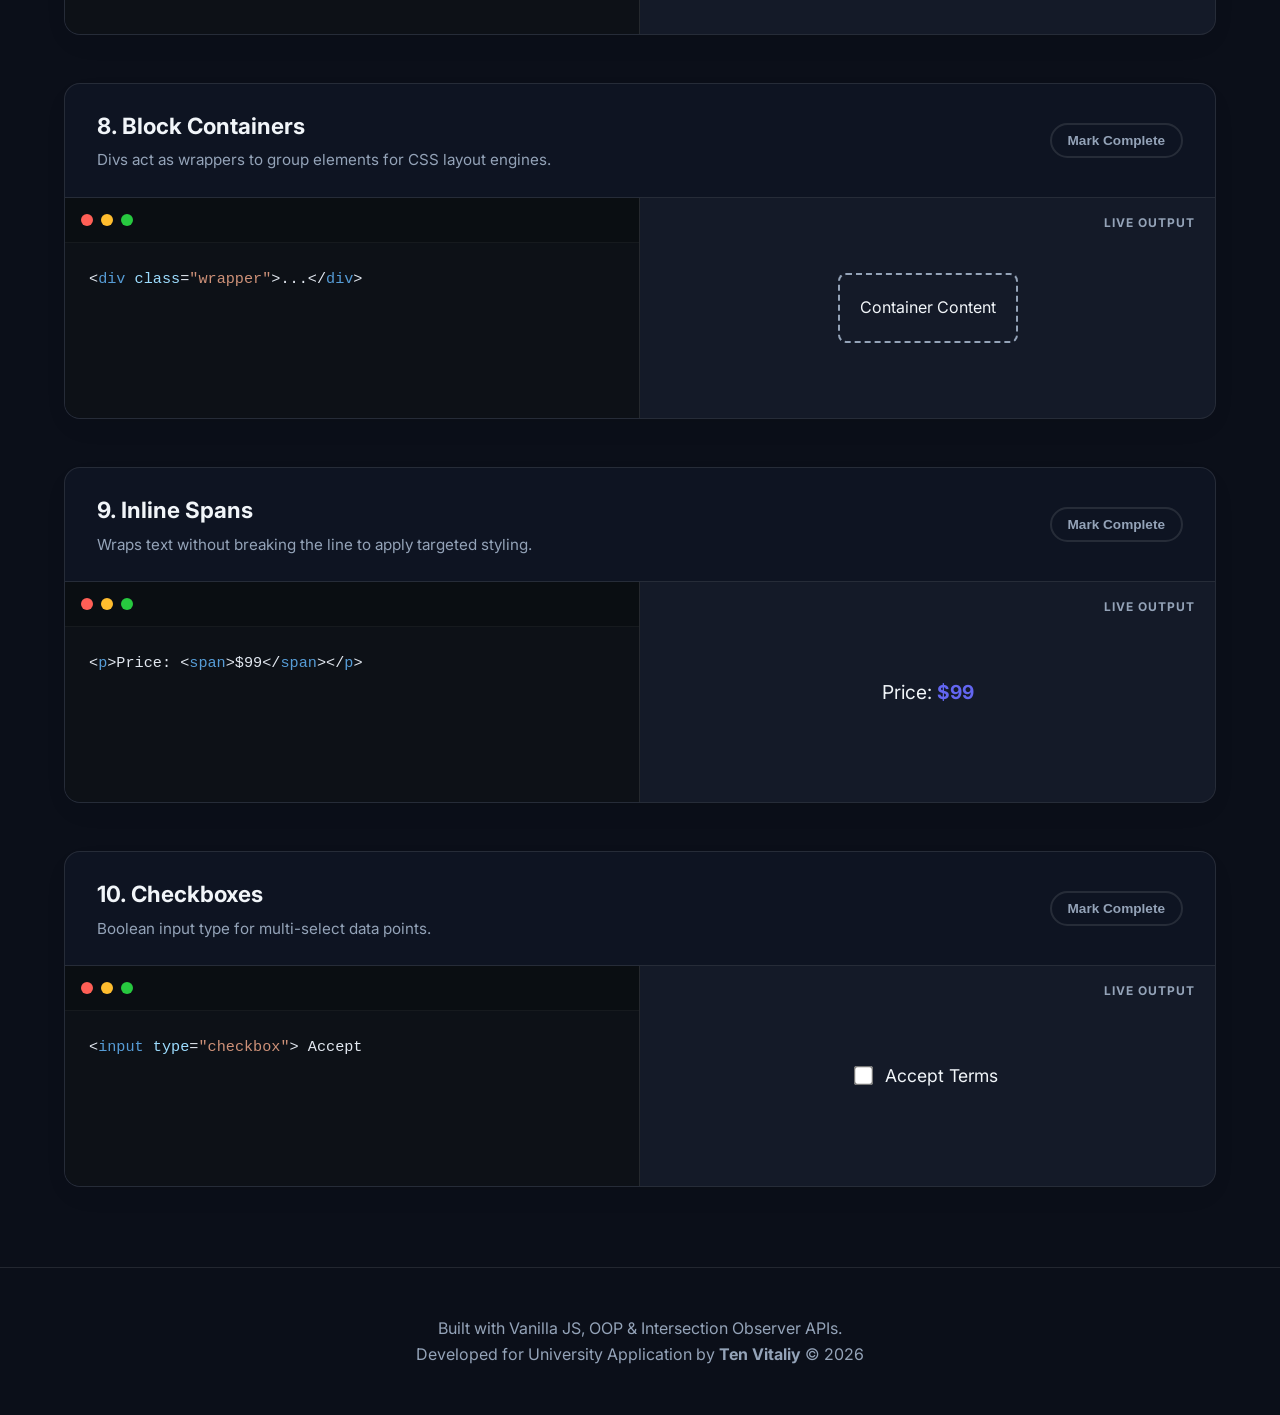
<file: WebArch.html>
<!DOCTYPE html>
<html lang="en" data-theme="dark">
<head>
    <meta charset="UTF-8">
    <meta name="viewport" content="width=device-width, initial-scale=1.0">
    <title>Web Architecture | Interactive Masterclass</title>
    <link href="https://fonts.googleapis.com/css2?family=Inter:wght@300;400;500;600;700;800&family=JetBrains+Mono:wght@400;500&display=swap" rel="stylesheet">
    <style>
        /* ================= CSS VARIABLES & THEMING ================= */
        :root[data-theme="light"] {
            --bg-main: #f8fafc;
            --bg-card: rgba(255, 255, 255, 0.7);
            --text-main: #0f172a;
            --text-muted: #64748b;
            --primary: #4f46e5;
            --primary-glow: rgba(79, 70, 229, 0.3);
            --border: rgba(0, 0, 0, 0.1);
            --code-bg: #1e1e1e;
            --glass-bg: rgba(255, 255, 255, 0.8);
            --particle: rgba(79, 70, 229, 0.2);
        }

        :root[data-theme="dark"] {
            --bg-main: #0b0f19;
            --bg-card: rgba(17, 24, 39, 0.7);
            --text-main: #f1f5f9;
            --text-muted: #94a3b8;
            --primary: #6366f1;
            --primary-glow: rgba(99, 102, 241, 0.4);
            --border: rgba(255, 255, 255, 0.1);
            --code-bg: #0d1117;
            --glass-bg: rgba(15, 23, 42, 0.8);
            --particle: rgba(99, 102, 241, 0.3);
        }

        * { box-sizing: border-box; margin: 0; padding: 0; }

        body {
            font-family: 'Inter', sans-serif;
            background-color: var(--bg-main);
            color: var(--text-main);
            line-height: 1.6;
            transition: background-color 0.5s ease, color 0.5s ease;
            overflow-x: hidden;
        }

        /* Custom Scrollbar */
        ::-webkit-scrollbar { width: 10px; }
        ::-webkit-scrollbar-track { background: var(--bg-main); }
        ::-webkit-scrollbar-thumb { background: var(--primary); border-radius: 5px; }

        /* ================= BACKGROUND CANVAS ================= */
        #network-canvas {
            position: fixed;
            top: 0; left: 0;
            width: 100vw; height: 100vh;
            z-index: -1;
            pointer-events: none;
        }

        /* ================= NAVBAR & PROGRESS ================= */
        nav {
            position: fixed;
            top: 0; width: 100%;
            background: var(--glass-bg);
            backdrop-filter: blur(16px);
            -webkit-backdrop-filter: blur(16px);
            border-bottom: 1px solid var(--border);
            z-index: 1000;
            padding: 1rem 2rem;
            display: flex;
            justify-content: space-between;
            align-items: center;
        }

        .nav-brand { font-weight: 800; font-size: 1.2rem; letter-spacing: -0.5px; }
        .nav-brand span { color: var(--primary); }

        .nav-controls { display: flex; align-items: center; gap: 1.5rem; }

        .progress-container {
            display: flex; align-items: center; gap: 10px;
            font-size: 0.9rem; font-weight: 600; color: var(--text-muted);
        }
        .progress-bar {
            width: 150px; height: 8px;
            background: var(--border);
            border-radius: 4px; overflow: hidden;
        }
        .progress-fill {
            height: 100%; width: 0%;
            background: var(--primary);
            transition: width 0.4s cubic-bezier(0.4, 0, 0.2, 1);
        }

        .theme-toggle {
            background: transparent; border: 1px solid var(--border);
            color: var(--text-main); padding: 8px 12px;
            border-radius: 8px; cursor: pointer; font-weight: 600;
            transition: 0.3s;
        }
        .theme-toggle:hover { background: var(--primary); color: white; border-color: var(--primary); }

        /* ================= HERO SECTION ================= */
        header {
            padding: 10rem 2rem 5rem;
            text-align: center;
            max-width: 800px; margin: 0 auto;
        }

        header h1 {
            font-size: 4rem; font-weight: 800;
            letter-spacing: -2px; line-height: 1.1;
            margin-bottom: 1.5rem;
            background: linear-gradient(to right, var(--text-main), var(--primary));
            -webkit-background-clip: text; -webkit-text-fill-color: transparent;
        }

        header p { font-size: 1.2rem; color: var(--text-muted); margin-bottom: 3rem; }

        /* ================= TABS ================= */
        .tabs-container {
            display: flex; justify-content: center; gap: 1rem;
            margin-bottom: 4rem;
        }

        .tab-btn {
            padding: 1rem 2.5rem; font-size: 1.1rem; font-weight: 600;
            cursor: pointer; border: 1px solid var(--border);
            background: var(--bg-card); color: var(--text-muted);
            border-radius: 12px; backdrop-filter: blur(10px);
            transition: all 0.3s;
        }

        .tab-btn:hover { border-color: var(--primary); color: var(--text-main); }
        .tab-btn.active {
            background: var(--primary); color: white;
            border-color: var(--primary);
            box-shadow: 0 0 20px var(--primary-glow);
        }

        /* ================= CARDS & CONTENT ================= */
        .guide-section { display: none; max-width: 1200px; margin: 0 auto 5rem; padding: 0 1.5rem; }
        .guide-section.active { display: block; animation: fadeIn 0.5s ease forwards; }

        @keyframes fadeIn { from { opacity: 0; transform: translateY(10px); } to { opacity: 1; transform: translateY(0); } }

        /* Scroll Reveal Class */
        .reveal { opacity: 0; transform: translateY(40px); transition: all 0.6s cubic-bezier(0.5, 0, 0, 1); }
        .reveal.active { opacity: 1; transform: translateY(0); }

        .lesson-card {
            background: var(--bg-card);
            border-radius: 16px; border: 1px solid var(--border);
            backdrop-filter: blur(10px); -webkit-backdrop-filter: blur(10px);
            margin-bottom: 3rem; overflow: hidden;
            box-shadow: 0 10px 30px -10px rgba(0,0,0,0.1);
        }

        .lesson-header {
            padding: 1.5rem 2rem; border-bottom: 1px solid var(--border);
            display: flex; justify-content: space-between; align-items: center;
        }
        .lesson-title-area h2 { font-size: 1.4rem; color: var(--text-main); }
        .lesson-title-area p { color: var(--text-muted); font-size: 0.95rem; margin-top: 5px; }

        .complete-btn {
            background: transparent; border: 2px solid var(--border);
            color: var(--text-muted); padding: 8px 16px;
            border-radius: 20px; font-weight: 600; cursor: pointer;
            transition: 0.3s; font-size: 0.85rem;
        }
        .complete-btn.done {
            background: #10b981; border-color: #10b981; color: white;
            box-shadow: 0 0 15px rgba(16, 185, 129, 0.4);
        }

        .lesson-body { display: grid; grid-template-columns: 1fr 1fr; min-height: 220px; }

        /* ================= CODE UI ================= */
        .code-container {
            background: var(--code-bg); display: flex; flex-direction: column;
            border-right: 1px solid var(--border);
        }
        .mac-header {
            display: flex; gap: 8px; padding: 1rem;
            background: rgba(0,0,0,0.2); border-bottom: 1px solid rgba(255,255,255,0.05);
        }
        .mac-dot { width: 12px; height: 12px; border-radius: 50%; }
        .mac-dot.red { background: #ff5f56; } .mac-dot.yellow { background: #ffbd2e; } .mac-dot.green { background: #27c93f; }

        .code-block {
            padding: 1.5rem; font-family: 'JetBrains Mono', monospace; font-size: 0.95rem;
            overflow-x: auto; color: #e2e8f0; line-height: 1.6;
        }

        /* Syntax Highlighting */
        .c-t { color: #569cd6; } /* Tag */
        .c-a { color: #9cdcfe; } /* Attribute */
        .c-s { color: #ce9178; } /* String */
        .c-k { color: #c586c0; } /* Keyword */
        .c-n { color: #b5cea8; } /* Number */

        .code-select {
            background: rgba(255,255,255,0.1); color: #9cdcfe;
            border: 1px dashed rgba(255,255,255,0.3); padding: 2px 6px;
            font-family: inherit; border-radius: 4px; cursor: pointer; outline: none;
        }

        /* ================= PREVIEW UI ================= */
        .preview-block {
            padding: 2.5rem; display: flex; align-items: center; justify-content: center;
            flex-direction: column; position: relative;
            background: rgba(128, 128, 128, 0.05);
        }
        .preview-label {
            position: absolute; top: 15px; right: 20px;
            font-size: 0.75rem; font-weight: 700; color: var(--text-muted);
            letter-spacing: 1px; text-transform: uppercase;
        }

        /* Demo Elements */
        .btn-demo { background: var(--primary); color: white; border: none; padding: 12px 24px; border-radius: 8px; cursor: pointer; font-weight: 600; transition: 0.2s; }
        .btn-demo:hover { transform: translateY(-2px); box-shadow: 0 4px 12px var(--primary-glow); }
        .input-demo { padding: 12px; border: 1px solid var(--border); background: transparent; color: var(--text-main); border-radius: 8px; width: 100%; max-width: 250px; outline: none; font-family: inherit;}

        footer { text-align: center; padding: 3rem; color: var(--text-muted); border-top: 1px solid var(--border); margin-top: 5rem; }

        @media (max-width: 900px) {
            .lesson-body { grid-template-columns: 1fr; }
            .preview-block { border-top: 1px solid var(--border); border-right: none; min-height: 200px; }
            header h1 { font-size: 2.8rem; }
            .nav-controls { gap: 1rem; }
        }
    </style>
</head>
<body>

    <!-- OOP Canvas Background -->
    <canvas id="network-canvas"></canvas>

    <!-- Navigation & State -->
    <nav>
        <div class="nav-brand">Web<span>Arch</span></div>
        <div class="nav-controls">
            <div class="progress-container">
                <span id="progress-text">0/30</span>
                <div class="progress-bar"><div class="progress-fill" id="progress-fill"></div></div>
            </div>
            <button class="theme-toggle" onclick="toggleTheme()">☀️ Theme</button>
        </div>
    </nav>

    <!-- Hero Section -->
    <header>
        <h1>Engineering the Web</h1>
        <p>An interactive, state-driven masterclass exploring the structural, stylistic, and logical layers of modern web architecture. Modify parameters and observe real-time DOM updates.</p>
    </header>

    <div class="tabs-container">
        <button class="tab-btn active" onclick="switchTab('html')">HTML Layer</button>
        <button class="tab-btn" onclick="switchTab('css')">CSS Layer</button>
        <button class="tab-btn" onclick="switchTab('js')">JS Layer</button>
    </div>

    <!-- Sections (Injected by JS to keep code clean and DRY) -->
    <div id="html-section" class="guide-section active"></div>
    <div id="css-section" class="guide-section"></div>
    <div id="js-section" class="guide-section"></div>

    <footer>
        <p>Built with Vanilla JS, OOP & Intersection Observer APIs.</p>
        <p>Developed for University Application by <b>Ten Vitaliy</b> &copy; 2026</p>
    </footer>

    <script>
        // ==========================================
        // 1. DATA ARCHITECTURE (30 Lessons)
        // ==========================================
        const data = {
            html: [
                { title: "Semantic Tags", desc: "Using proper tags (h1, header, main) helps SEO and accessibility.", code: `&lt;<span class="c-t">h1</span>&gt;Main Title&lt;/<span class="c-t">h1</span>&gt;\n&lt;<span class="c-t">h2</span>&gt;Subtitle&lt;/<span class="c-t">h2</span>&gt;`, preview: `<h1 style="margin:0">Main Title</h1><h2 style="margin:0; opacity:0.8">Subtitle</h2>` },
                { title: "Anchor Links", desc: "The foundational element of the web. Connects documents via 'href'.", code: `&lt;<span class="c-t">a</span> <span class="c-a">href</span>=<span class="c-s">"/home"</span>&gt;Go Home&lt;/<span class="c-t">a</span>&gt;`, preview: `<a href="#" style="color:var(--primary); font-weight:bold; text-decoration:none; font-size:1.2rem;">Go Home ➔</a>` },
                { title: "Image Rendering", desc: "Embeds media. Always use 'alt' attributes for screen readers.", code: `&lt;<span class="c-t">img</span> <span class="c-a">src</span>=<span class="c-s">"logo.svg"</span> <span class="c-a">alt</span>=<span class="c-s">"Logo"</span>&gt;`, preview: `<div style="width:60px; height:60px; background:var(--primary); border-radius:50%; display:flex; align-items:center; justify-content:center; color:white; font-weight:bold;">IMG</div>` },
                { title: "Form Inputs", desc: "Collects user data. Different 'types' trigger different browser UIs.", code: `&lt;<span class="c-t">input</span> <span class="c-a">type</span>=<span class="c-s">"password"</span>&gt;`, preview: `<input type="password" class="input-demo" placeholder="Enter password...">` },
                { title: "Action Buttons", desc: "Triggers events or submits forms to a backend server.", code: `&lt;<span class="c-t">button</span>&gt;Execute&lt;/<span class="c-t">button</span>&gt;`, preview: `<button class="btn-demo">Execute Process</button>` },
                { title: "Unordered Lists", desc: "Structures related items without enforcing a sequence.", code: `&lt;<span class="c-t">ul</span>&gt;\n  &lt;<span class="c-t">li</span>&gt;Node.js&lt;/<span class="c-t">li</span>&gt;\n  &lt;<span class="c-t">li</span>&gt;React&lt;/<span class="c-t">li</span>&gt;\n&lt;/<span class="c-t">ul</span>&gt;`, preview: `<ul style="font-weight:600; padding-left:20px;"><li>Node.js</li><li>React</li></ul>` },
                { title: "Ordered Lists", desc: "Structures data where sequence matters.", code: `&lt;<span class="c-t">ol</span>&gt;\n  &lt;<span class="c-t">li</span>&gt;Compile&lt;/<span class="c-t">li</span>&gt;\n  &lt;<span class="c-t">li</span>&gt;Deploy&lt;/<span class="c-t">li</span>&gt;\n&lt;/<span class="c-t">ol</span>&gt;`, preview: `<ol style="font-weight:600; padding-left:20px;"><li>Compile</li><li>Deploy</li></ol>` },
                { title: "Block Containers", desc: "Divs act as wrappers to group elements for CSS layout engines.", code: `&lt;<span class="c-t">div</span> <span class="c-a">class</span>=<span class="c-s">"wrapper"</span>&gt;...&lt;/<span class="c-t">div</span>&gt;`, preview: `<div style="border:2px dashed var(--text-muted); padding:20px; border-radius:8px;">Container Content</div>` },
                { title: "Inline Spans", desc: "Wraps text without breaking the line to apply targeted styling.", code: `&lt;<span class="c-t">p</span>&gt;Price: &lt;<span class="c-t">span</span>&gt;$99&lt;/<span class="c-t">span</span>&gt;&lt;/<span class="c-t">p</span>&gt;`, preview: `<p style="font-size:1.2rem">Price: <span style="color:var(--primary); font-weight:bold;">$99</span></p>` },
                { title: "Checkboxes", desc: "Boolean input type for multi-select data points.", code: `&lt;<span class="c-t">input</span> <span class="c-a">type</span>=<span class="c-s">"checkbox"</span>&gt; Accept`, preview: `<label style="font-size:1.1rem; cursor:pointer;"><input type="checkbox" style="transform:scale(1.5); margin-right:10px;"> Accept Terms</label>` }
            ],
            css: [
                { title: "Color Theory", desc: "Adjusts foreground text color.", prop: "color", target: "c1", val: "#6366f1", opts: ["#6366f1", "#10b981", "#f43f5e"], code: `.<span class="c-t">element</span> {\n  <span class="c-a">color</span>: <select class="code-select css-trigger" data-t="c1" data-p="color"></select>;\n}`, preview: `<h2 id="c1" style="color:#6366f1; transition:0.3s">Dynamic Text</h2>` },
                { title: "Backgrounds", desc: "Paints the element's box model background.", prop: "backgroundColor", target: "c2", val: "#6366f1", opts: ["#6366f1", "#f59e0b", "#333333"], code: `.<span class="c-t">box</span> {\n  <span class="c-a">background</span>: <select class="code-select css-trigger" data-t="c2" data-p="backgroundColor"></select>;\n}`, preview: `<div id="c2" style="width:100px; height:100px; background:#6366f1; border-radius:12px; transition:0.3s"></div>` },
                { title: "Border Radius", desc: "Manipulates corner geometry.", prop: "borderRadius", target: "c3", val: "0px", opts: ["0px", "16px", "50%"], code: `.<span class="c-t">shape</span> {\n  <span class="c-a">border-radius</span>: <select class="code-select css-trigger" data-t="c3" data-p="borderRadius"></select>;\n}`, preview: `<div id="c3" style="width:100px; height:100px; background:var(--text-main); transition:0.4s"></div>` },
                { title: "Typography Scale", desc: "Updates relative font size (rem).", prop: "fontSize", target: "c4", val: "1rem", opts: ["1rem", "1.5rem", "2rem"], code: `.<span class="c-t">text</span> {\n  <span class="c-a">font-size</span>: <select class="code-select css-trigger" data-t="c4" data-p="fontSize"></select>;\n}`, preview: `<p id="c4" style="font-size:1rem; font-weight:700; transition:0.3s; margin:0">Scale Me</p>` },
                { title: "Flexbox: Justify", desc: "Distributes space along the main axis.", prop: "justifyContent", target: "c5", val: "flex-start", opts: ["flex-start", "center", "space-between"], code: `.<span class="c-t">container</span> {\n  <span class="c-a">display</span>: flex;\n  <span class="c-a">justify-content</span>: <select class="code-select css-trigger" data-t="c5" data-p="justifyContent"></select>;\n}`, preview: `<div id="c5" style="display:flex; justify-content:flex-start; width:100%; border:1px solid var(--border); padding:10px; border-radius:8px; gap:10px; transition:0.3s"><div style="width:40px;height:40px;background:var(--primary);border-radius:4px"></div><div style="width:40px;height:40px;background:var(--text-main);border-radius:4px"></div></div>` },
                { title: "Flexbox: Align", desc: "Aligns items along the cross axis.", prop: "alignItems", target: "c6", val: "flex-start", opts: ["flex-start", "center", "flex-end"], code: `.<span class="c-t">container</span> {\n  <span class="c-a">align-items</span>: <select class="code-select css-trigger" data-t="c6" data-p="alignItems"></select>;\n}`, preview: `<div id="c6" style="display:flex; align-items:flex-start; justify-content:center; width:100%; height:120px; border:1px solid var(--border); padding:10px; gap:10px; transition:0.3s"><div style="width:40px;height:40px;background:var(--primary);border-radius:4px"></div><div style="width:40px;height:80px;background:var(--text-main);border-radius:4px"></div></div>` },
                { title: "Box Shadows", desc: "Adds Z-axis depth using shadows.", prop: "boxShadow", target: "c7", val: "none", opts: ["none", "0px 10px 20px rgba(0,0,0,0.5)"], code: `.<span class="c-t">card</span> {\n  <span class="c-a">box-shadow</span>: <select class="code-select css-trigger" data-t="c7" data-p="boxShadow"></select>;\n}`, preview: `<div id="c7" style="width:100px; height:100px; background:var(--bg-card); border:1px solid var(--border); border-radius:12px; transition:0.3s"></div>` },
                { title: "Opacity", desc: "Controls alpha channel transparency.", prop: "opacity", target: "c8", val: "1", opts: ["1", "0.5", "0"], code: `.<span class="c-t">ghost</span> {\n  <span class="c-a">opacity</span>: <select class="code-select css-trigger" data-t="c8" data-p="opacity"></select>;\n}`, preview: `<div id="c8" style="width:100px; height:100px; background:var(--primary); border-radius:50%; transition:0.3s"></div>` },
                { title: "Transform: Scale", desc: "Uses GPU acceleration to resize elements.", prop: "transform", target: "c9", val: "scale(1)", opts: ["scale(1)", "scale(1.2)", "scale(0.8)"], code: `.<span class="c-t">btn</span> {\n  <span class="c-a">transform</span>: <select class="code-select css-trigger" data-t="c9" data-p="transform"></select>;\n}`, preview: `<button id="c9" class="btn-demo" style="transition:0.3s">Hover Me</button>` },
                { title: "Text Transform", desc: "CSS engine alters text casing dynamically.", prop: "textTransform", target: "c10", val: "none", opts: ["none", "uppercase", "lowercase"], code: `.<span class="c-t">string</span> {\n  <span class="c-a">text-transform</span>: <select class="code-select css-trigger" data-t="c10" data-p="textTransform"></select>;\n}`, preview: `<h2 id="c10" style="margin:0; transition:0.3s">Web Architecture</h2>` }
            ],
            js: [
                { title: "DOM Querying", desc: "Selects an element from the Document Object Model.", code: `<span class="c-k">const</span> el = document.querySelector(<span class="c-s">'#txt'</span>);\nel.style.color = <span class="c-s">'#10b981'</span>;`, preview: `<h3 id="j1" style="margin:0">Target Me</h3><button class="btn-demo" style="margin-top:15px; padding:8px 16px" onclick="document.getElementById('j1').style.color='#10b981'">Run Query</button>` },
                { title: "Event Listeners", desc: "Attaches a function to fire on user interaction.", code: `btn.addEventListener(<span class="c-s">'click'</span>, () => {\n  count++;\n});`, preview: `<button class="btn-demo" id="j2">Clicks: 0</button>`, init: `let c=0; document.getElementById('j2').onclick=function(){c++;this.textContent='Clicks: '+c}` },
                { title: "State Updates", desc: "Binding HTML text content to a JavaScript variable.", code: `input.addEventListener(<span class="c-s">'input'</span>, (e) => {\n  display.textContent = e.target.value;\n});`, preview: `<input type="text" id="j3-in" class="input-demo" placeholder="Type here..."><h3 id="j3-out" style="margin-top:15px; color:var(--primary); min-height:28px">...</h3>`, init: `document.getElementById('j3-in').addEventListener('input', e => document.getElementById('j3-out').textContent = e.target.value)` },
                { title: "Class Toggling", desc: "The optimal way to change UI states (e.g., Dark Mode).", code: `el.classList.toggle(<span class="c-s">'active'</span>);`, preview: `<div id="j4" style="width:80px; height:80px; background:var(--text-muted); transition:0.3s; border-radius:8px"></div><button class="btn-demo" style="margin-top:15px; padding:8px 16px" onclick="let d=document.getElementById('j4'); d.style.background = d.style.background==='var(--primary)' ? 'var(--text-muted)' : 'var(--primary)'; d.style.transform = d.style.transform==='rotate(45deg)' ? 'rotate(0)' : 'rotate(45deg)';">Toggle</button>` },
                { title: "Element Creation", desc: "Constructing and injecting new DOM nodes dynamically.", code: `<span class="c-k">let</span> node = document.createElement(<span class="c-s">'div'</span>);\ndocument.body.appendChild(node);`, preview: `<div id="j5" style="display:flex; gap:5px; flex-wrap:wrap; min-height:30px; margin-bottom:15px; width:100%"></div><button class="btn-demo" style="padding:8px 16px" onclick="let d=document.createElement('div'); d.style.cssText='width:20px;height:20px;background:var(--primary);border-radius:50%'; document.getElementById('j5').appendChild(d);">Mount Node</button>` },
                { title: "Conditionals (If/Else)", desc: "Branching logic based on boolean evaluations.", code: `<span class="c-k">if</span> (engine.status === <span class="c-k">true</span>) {\n  start();\n} <span class="c-k">else</span> {\n  stop();\n}`, preview: `<button class="btn-demo" id="j6" style="background:#ef4444">System Offline</button>`, init: `let b=document.getElementById('j6'); b.onclick=function(){ if(this.textContent.includes('Offline')){this.textContent='System Online'; this.style.background='#10b981'}else{this.textContent='System Offline'; this.style.background='#ef4444'} }` },
                { title: "Arrays & Math", desc: "Accessing random indices using the Math API.", code: `<span class="c-k">let</span> arr = [<span class="c-s">'A'</span>,<span class="c-s">'B'</span>,<span class="c-s">'C'</span>];\n<span class="c-k">let</span> item = arr[Math.floor(Math.random()*<span class="c-n">3</span>)];`, preview: `<h1 id="j7" style="margin:0; font-size:3rem">?</h1><button class="btn-demo" style="margin-top:15px; padding:8px 16px" onclick="const a=['🚀','⚡','🔥','💻','💡']; document.getElementById('j7').textContent=a[Math.floor(Math.random()*a.length)]">Randomize</button>` },
                { title: "Asynchronous Timers", desc: "Executing logic off the main thread queue after a delay.", code: `setTimeout(() => {\n  executePayload();\n}, <span class="c-n">1500</span>);`, preview: `<button class="btn-demo" id="j8" onclick="let b=this; b.textContent='Processing...'; b.style.opacity=0.7; setTimeout(()=>{b.textContent='Resolved!'; b.style.opacity=1; b.style.background='#10b981'}, 1500)">Init Timer</button>` },
                { title: "Intervals", desc: "Running cyclic logic until explicitly cleared.", code: `setInterval(() => {\n  clock.tick();\n}, <span class="c-n">1000</span>);`, preview: `<h2 id="j9" style="margin:0; font-variant-numeric: tabular-nums;">0</h2><button class="btn-demo" style="margin-top:15px; padding:8px 16px" onclick="if(this.timer) clearInterval(this.timer); let c=0; this.timer=setInterval(()=>document.getElementById('j9').textContent=++c, 100)">Start Loop</button>` },
                { title: "Fetch API (Networking)", desc: "Requesting external JSON data asynchronously.", code: `fetch(<span class="c-s">'/api/user'</span>)\n  .then(res => res.json())\n  .then(data => render(data));`, preview: `<p id="j10" style="font-weight:600">Awaiting Request...</p><button class="btn-demo" style="padding:8px 16px" onclick="let p=document.getElementById('j10'); p.textContent='Fetching...'; setTimeout(()=>p.innerHTML='Status: <span style=\\'color:#10b981\\'>200 OK</span>', 800)">Send GET</button>` }
            ]
        };

        // ==========================================
        // 2. RENDER ENGINE & STATE MANAGEMENT
        // ==========================================
        let completedLessons = 0;
        const totalLessons = 30;

        function updateProgress() {
            document.getElementById('progress-text').textContent = `${completedLessons}/${totalLessons}`;
            document.getElementById('progress-fill').style.width = `${(completedLessons / totalLessons) * 100}%`;
        }

        function renderSection(id, categoryData, isCSS = false, isJS = false) {
            const container = document.getElementById(id);
            let html = '';

            categoryData.forEach((item, index) => {
                let codeStr = item.code;
                
                // Inject CSS Selectors dynamically
                if (isCSS && item.opts) {
                    const optsHtml = item.opts.map(o => `<option value="${o}">${o}</option>`).join('');
                    codeStr = codeStr.replace('></select>', `>${optsHtml}</select>`);
                }

                html += `
                <div class="lesson-card reveal">
                    <div class="lesson-header">
                        <div class="lesson-title-area">
                            <h2>${index + 1}. ${item.title}</h2>
                            <p>${item.desc}</p>
                        </div>
                        <button class="complete-btn" onclick="toggleComplete(this)">Mark Complete</button>
                    </div>
                    <div class="lesson-body">
                        <div class="code-container">
                            <div class="mac-header"><div class="mac-dot red"></div><div class="mac-dot yellow"></div><div class="mac-dot green"></div></div>
                            <div class="code-block"><pre>${codeStr}</pre></div>
                        </div>
                        <div class="preview-block">
                            <div class="preview-label">Live Output</div>
                            ${item.preview}
                        </div>
                    </div>
                </div>`;
            });
            container.innerHTML = html;

            // Bind CSS Listeners
            if (isCSS) {
                container.querySelectorAll('.css-trigger').forEach(select => {
                    // Set default
                    const lesson = categoryData.find(l => l.target === select.getAttribute('data-t'));
                    select.value = lesson.val;
                    // Event
                    select.addEventListener('change', (e) => {
                        document.getElementById(e.target.getAttribute('data-t')).style[e.target.getAttribute('data-p')] = e.target.value;
                    });
                });
            }

            // Run JS initializers
            if (isJS) {
                categoryData.forEach(item => { if (item.init) new Function(item.init)(); });
            }
        }

        renderSection('html-section', data.html);
        renderSection('css-section', data.css, true, false);
        renderSection('js-section', data.js, false, true);

        // State Action
        window.toggleComplete = function(btn) {
            if (btn.classList.contains('done')) {
                btn.classList.remove('done');
                btn.textContent = 'Mark Complete';
                completedLessons--;
            } else {
                btn.classList.add('done');
                btn.innerHTML = '&#10003; Completed';
                completedLessons++;
            }
            updateProgress();
        };

        // ==========================================
        // 3. UI INTERACTIONS
        // ==========================================
        function switchTab(tabId) {
            document.querySelectorAll('.tab-btn').forEach(b => b.classList.remove('active'));
            document.querySelectorAll('.guide-section').forEach(s => s.classList.remove('active'));
            
            event.target.classList.add('active');
            document.getElementById(tabId + '-section').classList.add('active');
            
            // Re-trigger scroll observer for new tab elements
            setTimeout(initScrollObserver, 50); 
        }

        function toggleTheme() {
            const html = document.documentElement;
            if (html.getAttribute('data-theme') === 'dark') {
                html.setAttribute('data-theme', 'light');
                document.querySelector('.theme-toggle').innerHTML = '🌙 Theme';
            } else {
                html.setAttribute('data-theme', 'dark');
                document.querySelector('.theme-toggle').innerHTML = '☀️ Theme';
            }
            resizeCanvas(); // Re-grab CSS variable colors for canvas
        }

        // Intersection Observer for Scroll Animations
        function initScrollObserver() {
            const observer = new IntersectionObserver((entries) => {
                entries.forEach(entry => {
                    if (entry.isIntersecting) {
                        entry.target.classList.add('active');
                        observer.unobserve(entry.target); // Only animate once
                    }
                });
            }, { threshold: 0.1 });

            document.querySelectorAll('.reveal').forEach(el => observer.observe(el));
        }
        initScrollObserver();

        // ==========================================
        // 4. OOP CANVAS BACKGROUND (Matrix Network)
        // ==========================================
        const canvas = document.getElementById('network-canvas');
        const ctx = canvas.getContext('2d');
        let particles = [];
        let mouse = { x: null, y: null, radius: 150 };

        window.addEventListener('mousemove', (e) => { mouse.x = e.x; mouse.y = e.y; });
        window.addEventListener('resize', resizeCanvas);
        
        function resizeCanvas() {
            canvas.width = window.innerWidth;
            canvas.height = window.innerHeight;
            initParticles();
        }

        class Particle {
            constructor(x, y, dx, dy, size) {
                this.x = x; this.y = y;
                this.dx = dx; this.dy = dy;
                this.size = size;
                this.baseX = x; this.baseY = y;
            }
            draw() {
                // Get current color from CSS vars
                const color = getComputedStyle(document.documentElement).getPropertyValue('--particle').trim() || 'rgba(99, 102, 241, 0.3)';
                ctx.beginPath();
                ctx.arc(this.x, this.y, this.size, 0, Math.PI * 2);
                ctx.fillStyle = color;
                ctx.fill();
            }
            update() {
                // Bounce off edges
                if (this.x > canvas.width || this.x < 0) this.dx = -this.dx;
                if (this.y > canvas.height || this.y < 0) this.dy = -this.dy;

                // Mouse interaction
                let dx = mouse.x - this.x;
                let dy = mouse.y - this.y;
                let distance = Math.sqrt(dx * dx + dy * dy);
                if (distance < mouse.radius) {
                    const force = (mouse.radius - distance) / mouse.radius;
                    this.x -= dx * force * 0.03;
                    this.y -= dy * force * 0.03;
                } else {
                    // Return to base slightly
                    this.x += this.dx;
                    this.y += this.dy;
                }
                this.draw();
            }
        }

        function initParticles() {
            particles = [];
            let count = (canvas.width * canvas.height) / 15000; // Density
            for (let i = 0; i < count; i++) {
                let size = Math.random() * 2 + 1;
                let x = Math.random() * innerWidth;
                let y = Math.random() * innerHeight;
                let dx = (Math.random() - 0.5) * 1;
                let dy = (Math.random() - 0.5) * 1;
                particles.push(new Particle(x, y, dx, dy, size));
            }
        }

        function animateParticles() {
            requestAnimationFrame(animateParticles);
            ctx.clearRect(0, 0, innerWidth, innerHeight);
            
            const color = getComputedStyle(document.documentElement).getPropertyValue('--particle').trim();

            for (let i = 0; i < particles.length; i++) {
                particles[i].update();
                // Connect particles
                for (let j = i; j < particles.length; j++) {
                    let dx = particles[i].x - particles[j].x;
                    let dy = particles[i].y - particles[j].y;
                    let dist = Math.sqrt(dx * dx + dy * dy);
                    if (dist < 120) {
                        ctx.beginPath();
                        ctx.strokeStyle = color.replace(/[\d.]+\)$/g, `${1 - dist/120})`); // Fade opacity based on distance
                        ctx.lineWidth = 1;
                        ctx.moveTo(particles[i].x, particles[i].y);
                        ctx.lineTo(particles[j].x, particles[j].y);
                        ctx.stroke();
                    }
                }
            }
        }

        // Start
        resizeCanvas();
        animateParticles();
    </script>
</body>
</html>
</file>
<file: styles.css>
@import url('https://fonts.googleapis.com/css2?family=Inter:wght@300;400;500;600;700&family=Outfit:wght@500;600;700;800&display=swap');

:root {
  --bg-dark: #090d16;
  --bg-card: rgba(18, 24, 38, 0.7);
  --bg-card-hover: rgba(28, 36, 56, 0.85);
  --bg-surface: rgba(15, 21, 33, 0.95);
  --bg-input: rgba(10, 15, 26, 0.8);
  
  --border-color: rgba(255, 255, 255, 0.08);
  --border-active: rgba(99, 102, 241, 0.5);
  
  --primary: #6366f1;
  --primary-gradient: linear-gradient(135deg, #6366f1 0%, #8b5cf6 100%);
  --accent-cyan: #06b6d4;
  --accent-pink: #ec4899;
  --accent-emerald: #10b981;
  --accent-amber: #f59e0b;
  --accent-rose: #f43f5e;
  
  --text-main: #f3f4f6;
  --text-muted: #9ca3af;
  --text-dim: #6b7280;
  
  --font-heading: 'Outfit', -apple-system, sans-serif;
  --font-body: 'Inter', -apple-system, sans-serif;
  
  --radius-sm: 8px;
  --radius-md: 14px;
  --radius-lg: 20px;
  --radius-xl: 28px;
  
  --shadow-glow: 0 0 25px rgba(99, 102, 241, 0.25);
  --shadow-card: 0 10px 30px -10px rgba(0, 0, 0, 0.5);
  
  --transition-fast: 0.2s cubic-bezier(0.4, 0, 0.2, 1);
  --transition-normal: 0.3s cubic-bezier(0.4, 0, 0.2, 1);
}

* {
  box-sizing: border-box;
  margin: 0;
  padding: 0;
}

body {
  font-family: var(--font-body);
  background-color: var(--bg-dark);
  color: var(--text-main);
  min-height: 100vh;
  line-height: 1.5;
  background-image: 
    radial-gradient(circle at 15% 15%, rgba(99, 102, 241, 0.12) 0%, transparent 40%),
    radial-gradient(circle at 85% 85%, rgba(139, 92, 246, 0.1) 0%, transparent 40%),
    radial-gradient(circle at 50% 50%, rgba(6, 182, 212, 0.05) 0%, transparent 60%);
  background-attachment: fixed;
  overflow-x: hidden;
}

/* Scrollbar */
::-webkit-scrollbar {
  width: 8px;
  height: 8px;
}
::-webkit-scrollbar-track {
  background: var(--bg-dark);
}
::-webkit-scrollbar-thumb {
  background: rgba(255, 255, 255, 0.15);
  border-radius: 4px;
}
::-webkit-scrollbar-thumb:hover {
  background: rgba(255, 255, 255, 0.3);
}

/* Layout */
.app-container {
  max-width: 1280px;
  margin: 0 auto;
  padding: 2rem 1.5rem 4rem;
}

/* Navigation Header */
.main-header {
  display: flex;
  justify-content: space-between;
  align-items: center;
  margin-bottom: 2.5rem;
  padding: 1rem 1.5rem;
  background: var(--bg-card);
  backdrop-filter: blur(16px);
  -webkit-backdrop-filter: blur(16px);
  border: 1px solid var(--border-color);
  border-radius: var(--radius-lg);
  box-shadow: var(--shadow-card);
}

.logo-group {
  display: flex;
  align-items: center;
  gap: 0.75rem;
  cursor: pointer;
}

.logo-icon {
  width: 40px;
  height: 40px;
  background: var(--primary-gradient);
  border-radius: var(--radius-md);
  display: flex;
  align-items: center;
  justify-content: center;
  font-size: 1.25rem;
  box-shadow: var(--shadow-glow);
}

.logo-title {
  font-family: var(--font-heading);
  font-size: 1.5rem;
  font-weight: 700;
  background: linear-gradient(135deg, #fff 0%, #cbd5e1 100%);
  -webkit-background-clip: text;
  -webkit-text-fill-color: transparent;
}

.header-stats {
  display: flex;
  gap: 1.25rem;
}

.stat-pill {
  display: flex;
  align-items: center;
  gap: 0.5rem;
  padding: 0.5rem 1rem;
  background: rgba(255, 255, 255, 0.04);
  border: 1px solid var(--border-color);
  border-radius: 9999px;
  font-size: 0.875rem;
  color: var(--text-muted);
}

.stat-pill span {
  color: var(--text-main);
  font-weight: 600;
}

/* Button Styles */
.btn {
  display: inline-flex;
  align-items: center;
  justify-content: center;
  gap: 0.5rem;
  padding: 0.65rem 1.25rem;
  border-radius: var(--radius-md);
  font-family: var(--font-body);
  font-size: 0.9rem;
  font-weight: 600;
  cursor: pointer;
  border: 1px solid transparent;
  transition: all var(--transition-fast);
  text-decoration: none;
}

.btn-primary {
  background: var(--primary-gradient);
  color: #fff;
  box-shadow: 0 4px 15px rgba(99, 102, 241, 0.35);
}

.btn-primary:hover {
  transform: translateY(-2px);
  box-shadow: 0 6px 20px rgba(99, 102, 241, 0.5);
}

.btn-secondary {
  background: rgba(255, 255, 255, 0.06);
  color: var(--text-main);
  border: 1px solid var(--border-color);
}

.btn-secondary:hover {
  background: rgba(255, 255, 255, 0.12);
  border-color: rgba(255, 255, 255, 0.2);
}

.btn-danger {
  background: rgba(239, 68, 68, 0.15);
  color: #fca5a5;
  border: 1px solid rgba(239, 68, 68, 0.3);
}

.btn-danger:hover {
  background: rgba(239, 68, 68, 0.25);
  border-color: rgba(239, 68, 68, 0.5);
}

.btn-icon-only {
  padding: 0.65rem;
  border-radius: var(--radius-md);
}

/* View Sections */
.view-section {
  display: none;
  animation: fadeIn var(--transition-normal);
}

.view-section.active {
  display: block;
}

@keyframes fadeIn {
  from { opacity: 0; transform: translateY(8px); }
  to { opacity: 1; transform: translateY(0); }
}

/* Dashboard Layout */
.dashboard-grid {
  display: grid;
  grid-template-columns: 1fr 340px;
  gap: 2rem;
}

@media (max-width: 1024px) {
  .dashboard-grid {
    grid-template-columns: 1fr;
  }
}

.section-header {
  display: flex;
  justify-content: space-between;
  align-items: center;
  margin-bottom: 1.5rem;
}

.section-title {
  font-family: var(--font-heading);
  font-size: 1.35rem;
  font-weight: 700;
  display: flex;
  align-items: center;
  gap: 0.5rem;
}

/* Lesson Cards Grid */
.lessons-grid {
  display: grid;
  grid-template-columns: repeat(auto-fill, minmax(260px, 1fr));
  gap: 1.25rem;
}

.card {
  background: var(--bg-card);
  backdrop-filter: blur(12px);
  -webkit-backdrop-filter: blur(12px);
  border: 1px solid var(--border-color);
  border-radius: var(--radius-lg);
  padding: 1.5rem;
  transition: all var(--transition-normal);
  position: relative;
  overflow: hidden;
}

.card:hover {
  background: var(--bg-card-hover);
  border-color: rgba(255, 255, 255, 0.18);
  transform: translateY(-4px);
  box-shadow: var(--shadow-card);
}

.lesson-card {
  cursor: pointer;
  display: flex;
  flex-direction: column;
  justify-content: space-between;
  min-height: 180px;
}

.lesson-card::before {
  content: '';
  position: absolute;
  top: 0;
  left: 0;
  right: 0;
  height: 4px;
  background: var(--primary-gradient);
  opacity: 0.8;
}

.lesson-card-top {
  display: flex;
  justify-content: space-between;
  align-items: flex-start;
}

.lesson-icon-badge {
  width: 44px;
  height: 44px;
  border-radius: var(--radius-md);
  background: rgba(99, 102, 241, 0.15);
  color: var(--primary);
  display: flex;
  align-items: center;
  justify-content: center;
  font-size: 1.25rem;
  border: 1px solid rgba(99, 102, 241, 0.3);
}

.lesson-title {
  font-family: var(--font-heading);
  font-size: 1.2rem;
  font-weight: 600;
  margin-top: 1rem;
  margin-bottom: 0.5rem;
  color: var(--text-main);
}

.lesson-meta {
  display: flex;
  gap: 1rem;
  font-size: 0.825rem;
  color: var(--text-muted);
}

.meta-item {
  display: flex;
  align-items: center;
  gap: 0.35rem;
}

.add-lesson-card {
  border: 2px dashed rgba(255, 255, 255, 0.15);
  background: rgba(255, 255, 255, 0.02);
  display: flex;
  flex-direction: column;
  align-items: center;
  justify-content: center;
  min-height: 180px;
  cursor: pointer;
  transition: all var(--transition-normal);
}

.add-lesson-card:hover {
  border-color: var(--primary);
  background: rgba(99, 102, 241, 0.05);
  transform: translateY(-4px);
}

.add-icon-circle {
  width: 48px;
  height: 48px;
  border-radius: 50%;
  background: rgba(255, 255, 255, 0.06);
  display: flex;
  align-items: center;
  justify-content: center;
  font-size: 1.5rem;
  margin-bottom: 0.75rem;
  color: var(--primary);
  transition: all var(--transition-fast);
}

.add-lesson-card:hover .add-icon-circle {
  background: var(--primary-gradient);
  color: #fff;
  box-shadow: var(--shadow-glow);
}

/* Pomodoro Widget */
.pomodoro-card {
  background: var(--bg-card);
  backdrop-filter: blur(16px);
  border: 1px solid var(--border-color);
  border-radius: var(--radius-lg);
  padding: 1.75rem 1.5rem;
  text-align: center;
  box-shadow: var(--shadow-card);
  position: relative;
}

.pomo-mode-selector {
  display: flex;
  background: rgba(0, 0, 0, 0.3);
  padding: 4px;
  border-radius: 9999px;
  margin-bottom: 1.5rem;
  border: 1px solid var(--border-color);
}

.pomo-mode-btn {
  flex: 1;
  padding: 0.4rem 0.75rem;
  border: none;
  background: transparent;
  color: var(--text-muted);
  font-size: 0.8rem;
  font-weight: 600;
  border-radius: 9999px;
  cursor: pointer;
  transition: all var(--transition-fast);
}

.pomo-mode-btn.active {
  background: var(--primary-gradient);
  color: #fff;
  box-shadow: 0 2px 10px rgba(99, 102, 241, 0.3);
}

.timer-display-container {
  position: relative;
  width: 200px;
  height: 200px;
  margin: 0 auto 1.5rem;
  display: flex;
  align-items: center;
  justify-content: center;
}

.timer-svg {
  width: 100%;
  height: 100%;
  transform: rotate(-90deg);
}

.timer-circle-bg {
  fill: none;
  stroke: rgba(255, 255, 255, 0.06);
  stroke-width: 8;
}

.timer-circle-progress {
  fill: none;
  stroke: url(#timerGradient);
  stroke-width: 8;
  stroke-linecap: round;
  stroke-dasharray: 565;
  stroke-dashoffset: 0;
  transition: stroke-dashoffset 0.3s ease;
}

.timer-time-text {
  position: absolute;
  font-family: var(--font-heading);
  font-size: 2.75rem;
  font-weight: 700;
  letter-spacing: -1px;
  color: var(--text-main);
}

.timer-controls {
  display: flex;
  justify-content: center;
  gap: 0.75rem;
}

/* Lesson Detail View */
.back-bar {
  display: flex;
  align-items: center;
  justify-content: space-between;
  margin-bottom: 1.5rem;
}

.lesson-header-banner {
  background: var(--bg-card);
  backdrop-filter: blur(16px);
  border: 1px solid var(--border-color);
  border-radius: var(--radius-lg);
  padding: 1.75rem 2rem;
  margin-bottom: 2rem;
  display: flex;
  justify-content: space-between;
  align-items: center;
}

.lesson-detail-title {
  font-family: var(--font-heading);
  font-size: 2rem;
  font-weight: 700;
  margin-bottom: 0.25rem;
}

.lesson-subhead {
  color: var(--text-muted);
  font-size: 0.9rem;
}

.lesson-view-grid {
  display: grid;
  grid-template-columns: 340px 1fr;
  gap: 2rem;
}

@media (max-width: 1024px) {
  .lesson-view-grid {
    grid-template-columns: 1fr;
  }
}

/* Deadlines & Calendar Panel */
.panel {
  background: var(--bg-card);
  backdrop-filter: blur(16px);
  border: 1px solid var(--border-color);
  border-radius: var(--radius-lg);
  padding: 1.5rem;
  box-shadow: var(--shadow-card);
}

.panel-title {
  font-family: var(--font-heading);
  font-size: 1.15rem;
  font-weight: 600;
  margin-bottom: 1.25rem;
  display: flex;
  justify-content: space-between;
  align-items: center;
}

.deadline-form {
  display: flex;
  flex-direction: column;
  gap: 0.75rem;
  margin-bottom: 1.25rem;
}

.form-input, .form-select, .form-textarea {
  width: 100%;
  padding: 0.65rem 0.9rem;
  background: var(--bg-input);
  border: 1px solid var(--border-color);
  border-radius: var(--radius-md);
  color: var(--text-main);
  font-family: var(--font-body);
  font-size: 0.9rem;
  outline: none;
  transition: border-color var(--transition-fast);
}

.form-input:focus, .form-select:focus, .form-textarea:focus {
  border-color: var(--primary);
  box-shadow: 0 0 0 3px rgba(99, 102, 241, 0.2);
}

.deadline-list {
  display: flex;
  flex-direction: column;
  gap: 0.75rem;
  max-height: 360px;
  overflow-y: auto;
}

.deadline-item {
  display: flex;
  align-items: center;
  justify-content: space-between;
  padding: 0.85rem 1rem;
  background: rgba(255, 255, 255, 0.03);
  border: 1px solid var(--border-color);
  border-radius: var(--radius-md);
  transition: all var(--transition-fast);
}

.deadline-item:hover {
  background: rgba(255, 255, 255, 0.06);
}

.deadline-info h5 {
  font-size: 0.925rem;
  font-weight: 600;
  color: var(--text-main);
  margin-bottom: 0.2rem;
}

.deadline-date {
  font-size: 0.775rem;
  color: var(--accent-amber);
  display: flex;
  align-items: center;
  gap: 0.3rem;
}

.delete-btn-sm {
  background: transparent;
  border: none;
  color: var(--text-dim);
  cursor: pointer;
  font-size: 1rem;
  padding: 0.2rem;
  transition: color var(--transition-fast);
}

.delete-btn-sm:hover {
  color: var(--accent-rose);
}

/* Decks Grid */
.decks-grid {
  display: grid;
  grid-template-columns: repeat(auto-fill, minmax(280px, 1fr));
  gap: 1.25rem;
}

.deck-card {
  background: rgba(255, 255, 255, 0.03);
  border: 1px solid var(--border-color);
  border-radius: var(--radius-lg);
  padding: 1.5rem;
  display: flex;
  flex-direction: column;
  justify-content: space-between;
  min-height: 190px;
  transition: all var(--transition-normal);
}

.deck-card:hover {
  background: rgba(255, 255, 255, 0.06);
  border-color: rgba(255, 255, 255, 0.15);
  transform: translateY(-2px);
}

.deck-title {
  font-family: var(--font-heading);
  font-size: 1.25rem;
  font-weight: 600;
  margin-bottom: 0.5rem;
}

.deck-badge {
  display: inline-block;
  padding: 0.2rem 0.6rem;
  background: rgba(99, 102, 241, 0.15);
  color: #a5b4fc;
  border-radius: 9999px;
  font-size: 0.775rem;
  font-weight: 600;
  margin-bottom: 1rem;
}

.deck-actions {
  display: flex;
  gap: 0.5rem;
  margin-top: 1rem;
}

/* Flashcards List inside Deck Manager */
.cards-modal-list {
  display: flex;
  flex-direction: column;
  gap: 0.75rem;
  max-height: 320px;
  overflow-y: auto;
  margin-top: 1rem;
}

.card-item-row {
  display: flex;
  justify-content: space-between;
  align-items: center;
  padding: 0.75rem 1rem;
  background: rgba(255, 255, 255, 0.04);
  border: 1px solid var(--border-color);
  border-radius: var(--radius-md);
}

.card-item-content {
  display: flex;
  flex-direction: column;
  gap: 0.25rem;
}

.card-front-text {
  font-weight: 600;
  font-size: 0.9rem;
  color: var(--text-main);
}

.card-back-text {
  font-size: 0.825rem;
  color: var(--text-muted);
}

/* Interactive Flashcard Study Mode Modal / View */
.study-overlay {
  position: fixed;
  inset: 0;
  background: rgba(6, 9, 16, 0.92);
  backdrop-filter: blur(20px);
  -webkit-backdrop-filter: blur(20px);
  z-index: 1000;
  display: none;
  flex-direction: column;
  padding: 2rem;
  overflow-y: auto;
}

.study-overlay.active {
  display: flex;
}

.study-header {
  display: flex;
  justify-content: space-between;
  align-items: center;
  max-width: 800px;
  width: 100%;
  margin: 0 auto 2rem;
}

.study-title-group h3 {
  font-family: var(--font-heading);
  font-size: 1.5rem;
  font-weight: 700;
}

.study-progress-bar {
  width: 100%;
  height: 6px;
  background: rgba(255, 255, 255, 0.08);
  border-radius: 9999px;
  margin-top: 0.5rem;
  overflow: hidden;
}

.study-progress-fill {
  height: 100%;
  background: var(--primary-gradient);
  width: 0%;
  transition: width 0.3s ease;
}

.study-body {
  flex: 1;
  display: flex;
  flex-direction: column;
  align-items: center;
  justify-content: center;
  max-width: 650px;
  width: 100%;
  margin: 0 auto;
}

/* 3D Flashcard Container */
.flashcard-3d-scene {
  width: 100%;
  height: 360px;
  perspective: 1200px;
  cursor: pointer;
  margin-bottom: 2rem;
}

.flashcard-inner {
  position: relative;
  width: 100%;
  height: 100%;
  text-align: center;
  transition: transform 0.6s cubic-bezier(0.4, 0, 0.2, 1);
  transform-style: preserve-3d;
}

.flashcard-3d-scene.flipped .flashcard-inner {
  transform: rotateY(180deg);
}

.flashcard-face {
  position: absolute;
  inset: 0;
  backface-visibility: hidden;
  -webkit-backface-visibility: hidden;
  border-radius: var(--radius-xl);
  padding: 2.5rem;
  display: flex;
  flex-direction: column;
  align-items: center;
  justify-content: center;
  background: var(--bg-surface);
  border: 1px solid rgba(255, 255, 255, 0.12);
  box-shadow: 0 20px 50px rgba(0, 0, 0, 0.6);
}

.flashcard-face-tag {
  position: absolute;
  top: 1.25rem;
  left: 1.5rem;
  font-size: 0.75rem;
  font-weight: 700;
  text-transform: uppercase;
  letter-spacing: 1px;
  padding: 0.25rem 0.75rem;
  border-radius: 9999px;
  background: rgba(255, 255, 255, 0.06);
  color: var(--text-muted);
}

.flashcard-front {
  color: var(--text-main);
}

.flashcard-back {
  transform: rotateY(180deg);
  background: linear-gradient(145deg, rgba(20, 28, 45, 0.95), rgba(13, 19, 32, 0.95));
  border-color: var(--border-active);
}

.flashcard-text {
  font-size: 1.5rem;
  font-weight: 600;
  line-height: 1.6;
  text-align: center;
}

.flashcard-hint {
  position: absolute;
  bottom: 1.25rem;
  font-size: 0.8rem;
  color: var(--text-dim);
  display: flex;
  align-items: center;
  gap: 0.35rem;
}

.study-controls {
  display: flex;
  align-items: center;
  gap: 1.25rem;
  margin-top: 1rem;
}

/* Modals */
.modal-backdrop {
  position: fixed;
  inset: 0;
  background: rgba(0, 0, 0, 0.75);
  backdrop-filter: blur(8px);
  z-index: 900;
  display: none;
  align-items: center;
  justify-content: center;
  padding: 1.5rem;
}

.modal-backdrop.active {
  display: flex;
}

.modal-content {
  background: var(--bg-surface);
  border: 1px solid var(--border-color);
  border-radius: var(--radius-lg);
  width: 100%;
  max-width: 520px;
  padding: 2rem;
  box-shadow: var(--shadow-card);
  animation: modalPop 0.25s cubic-bezier(0.4, 0, 0.2, 1);
}

@keyframes modalPop {
  from { opacity: 0; transform: scale(0.95); }
  to { opacity: 1; transform: scale(1); }
}

.modal-header {
  display: flex;
  justify-content: space-between;
  align-items: center;
  margin-bottom: 1.5rem;
}

.modal-title {
  font-family: var(--font-heading);
  font-size: 1.25rem;
  font-weight: 700;
}

.modal-close {
  background: transparent;
  border: none;
  color: var(--text-muted);
  font-size: 1.5rem;
  cursor: pointer;
  transition: color var(--transition-fast);
}

.modal-close:hover {
  color: #fff;
}

.modal-footer {
  display: flex;
  justify-content: flex-end;
  gap: 0.75rem;
  margin-top: 1.75rem;
}

/* Empty State */
.empty-state {
  text-align: center;
  padding: 3rem 1.5rem;
  color: var(--text-muted);
}

.empty-state-icon {
  font-size: 2.5rem;
  margin-bottom: 0.75rem;
  opacity: 0.5;
}

/* Utilities */
.hidden {
  display: none !important;
}
</file>
